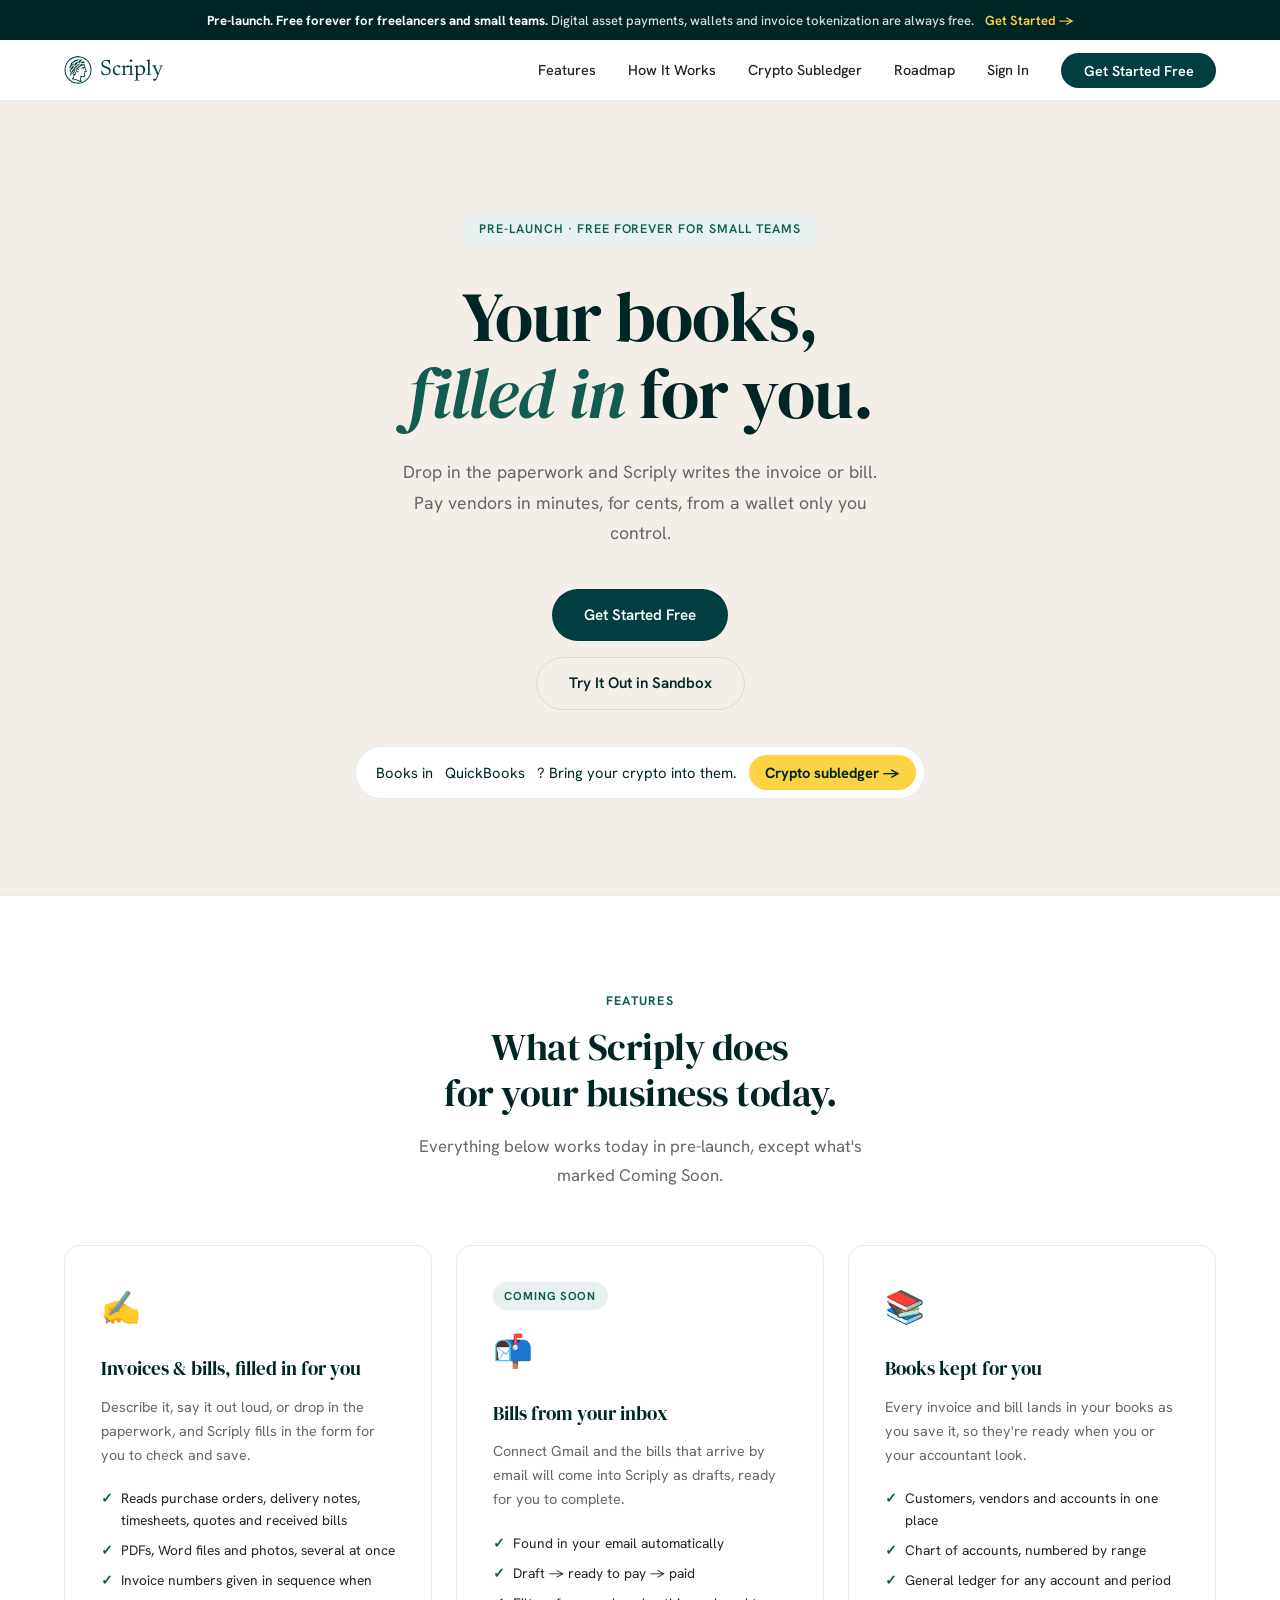
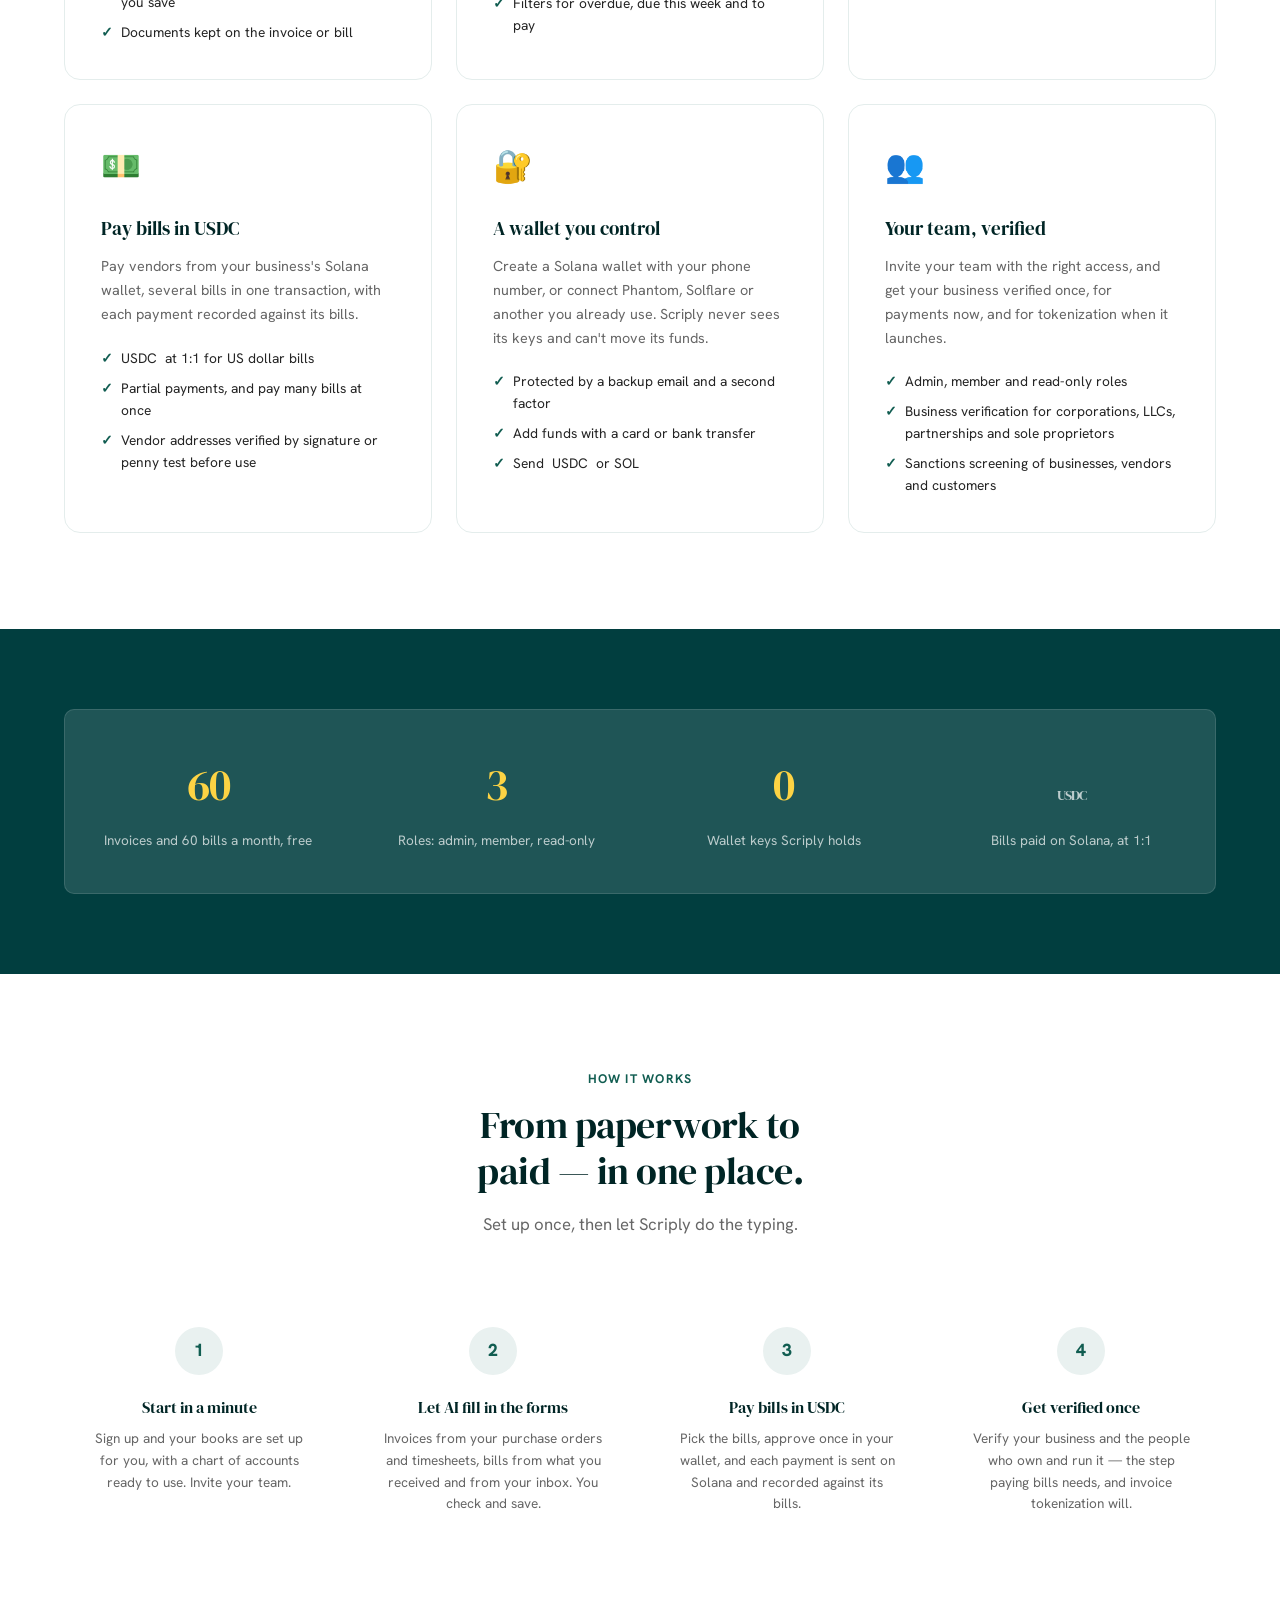
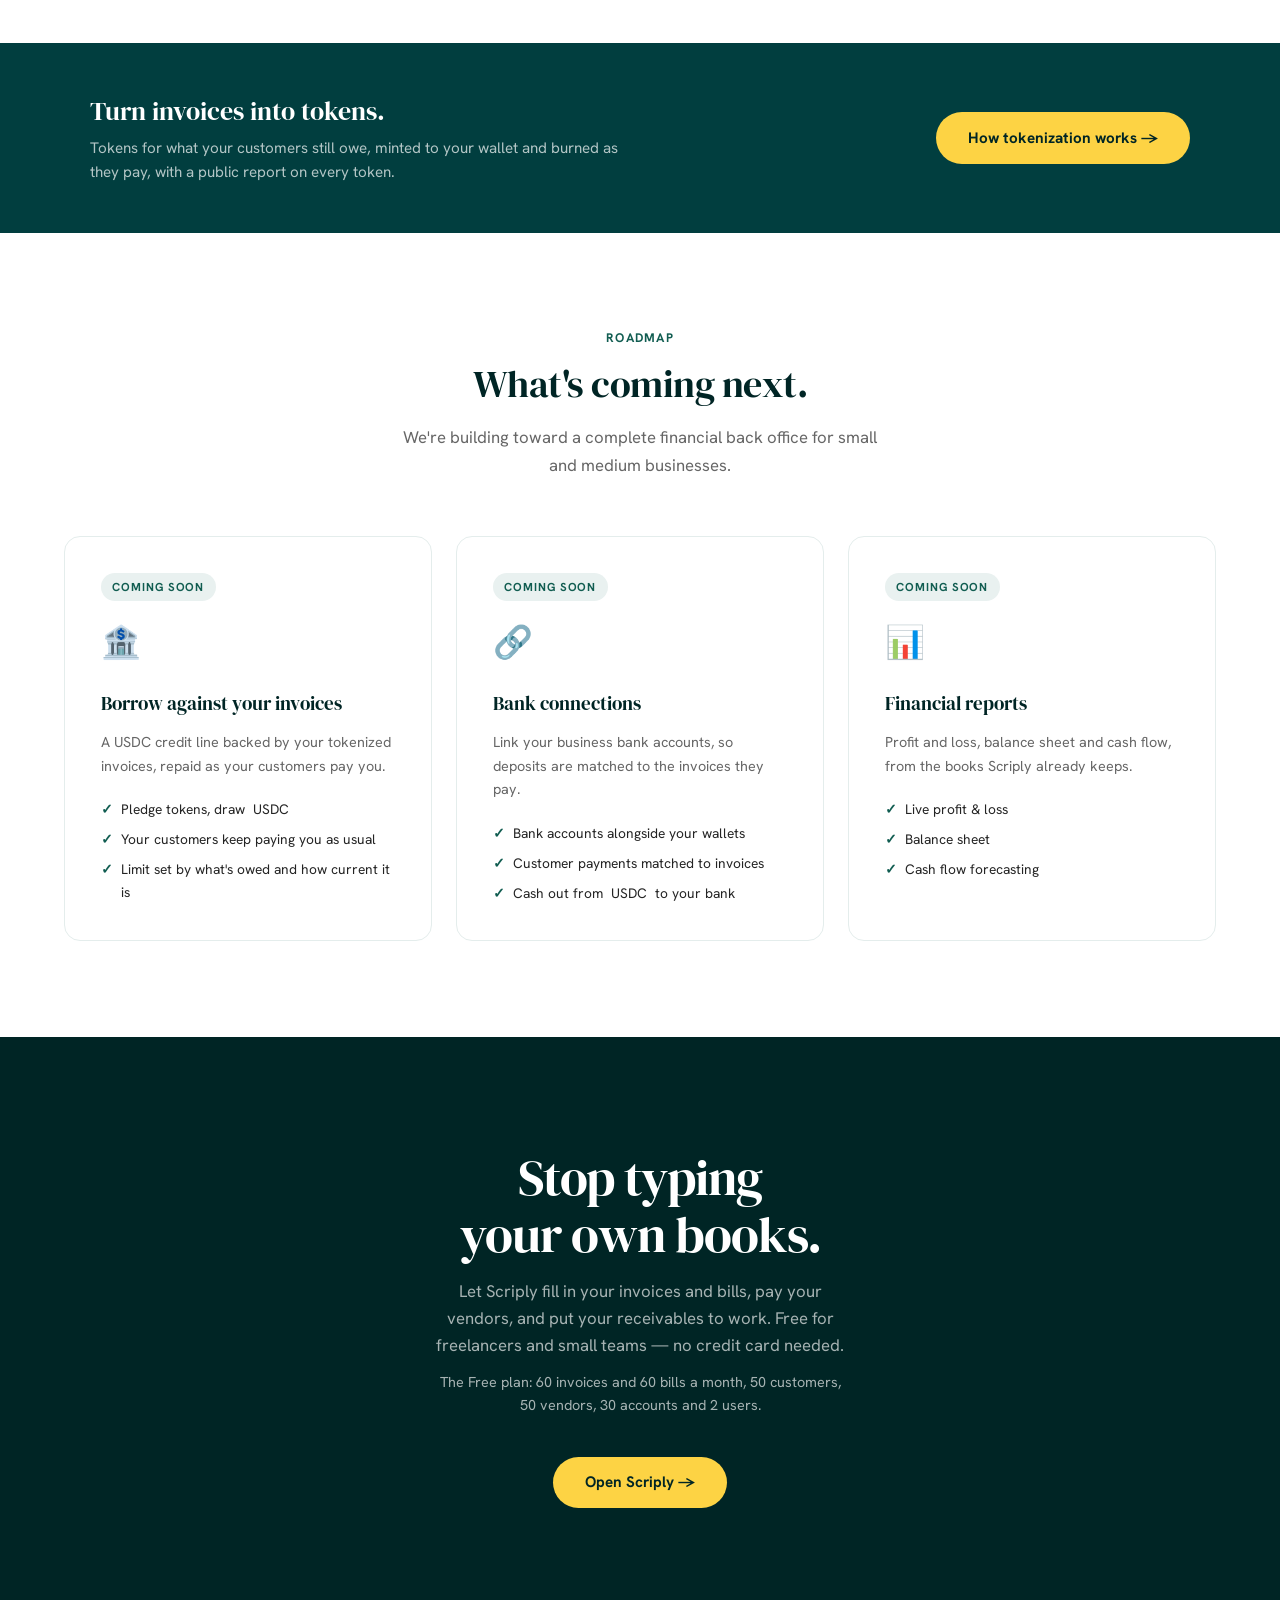
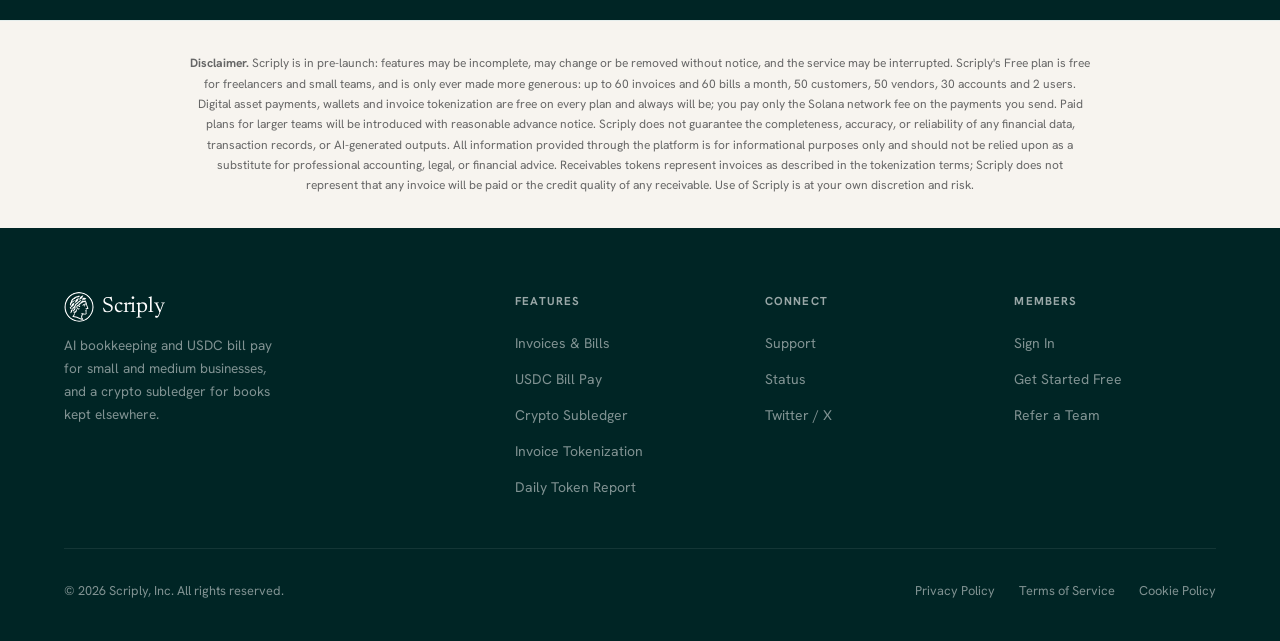
<file: index.html>
<!DOCTYPE html>
<html lang="en">
<head>
  <meta charset="UTF-8" />
  <meta name="viewport" content="width=device-width, initial-scale=1.0" />
  <title>Scriply — AI Accounting Meets Blockchain</title>
  <meta name="description" content="The back office for small and medium businesses: invoices and bills filled in from your paperwork, and vendors paid in USDC from a wallet only you control. Now in pre-launch, free for freelancers and small teams.">
  <meta name="theme-color" content="#013e3f">
  <meta property="og:type" content="website">
  <meta property="og:url" content="https://www.scriply.io/">
  <meta property="og:site_name" content="Scriply">
  <meta property="og:title" content="Scriply — The back office for small &amp; medium businesses">
  <meta property="og:description" content="Invoices and bills filled in from your paperwork, and vendors paid in USDC from a wallet only you control. Now in pre-launch, free for freelancers and small teams.">
  <meta name="twitter:card" content="summary">
  <link rel="preconnect" href="https://fonts.googleapis.com">
  <link rel="preconnect" href="https://fonts.gstatic.com" crossorigin>
  <link href="https://fonts.googleapis.com/css2?family=Hanken+Grotesk:wght@400;500;600;700;800;900&family=DM+Serif+Display:ital@0;1&family=Newsreader:opsz@6..72&display=swap" rel="stylesheet">
  <link rel="icon" href="favicon.svg" type="image/svg+xml">
  <link rel="apple-touch-icon" href="apple-touch-icon.png">
  <link rel="stylesheet" href="/styles.css">
</head>
<body>

  <!-- The Scriply coin, as scriply-ui's CoinMark (compact) draws it, in the text colour -->
  <svg width="0" height="0" style="position:absolute" aria-hidden="true">
    <symbol id="coin" viewBox="261 253 724 724">
      <clipPath id="coin-clip"><circle cx="623" cy="615" r="360"/></clipPath>
      <path fill="currentColor" fill-rule="evenodd" clip-path="url(#coin-clip)" d="M 596.5 153 C 363.8 168.7, 186.1 343.9, 168 575.3 C 166.7 591.9, 166.7 635, 168 650.5 C 176.8 755, 214.9 846, 281.5 922 C 394.5 1050.8, 567.4 1105, 734 1063.9 C 861.9 1032.2, 971.6 943.5, 1032 822.8 C 1084.2 718.7, 1095 593.5, 1061.9 478.9 C 1018.3 327.8, 900.2 210, 751.1 168.9 C 701.9 155.3, 646.5 149.7, 596.5 153 M 603.5 184.6 C 493.9 191.5, 401.3 231.6, 327.1 304.4 C 318.1 313.2, 306.8 325.2, 302 331 C 225.1 423.1, 190.2 546.7, 206 671 C 228.3 846.2, 354.1 989.9, 522.5 1032.3 C 584.9 1048, 650.4 1049.1, 712.5 1035.3 C 857.2 1003.2, 972.7 897.6, 1020.8 753.4 C 1056.8 645.7, 1051.8 532.5, 1006.5 428.5 C 948.5 295.4, 823.6 204.3, 675.5 187 C 658.1 184.9, 618.5 183.6, 603.5 184.6 M 621 204.1 C 613.3 206.3, 608.3 214.2, 609.2 222.7 C 611 238.3, 630.7 242.3, 639.8 228.9 C 642.9 224.4, 642.6 215, 639.2 210.3 C 635.5 205.1, 627.3 202.3, 621 204.1 M 558.2 209.2 C 551 211.6, 545.9 220.6, 547.4 228.3 C 550.4 244.7, 573.6 246.9, 579.5 231.5 C 584.7 217.9, 572 204.5, 558.2 209.2 M 678.4 209.8 C 665.6 217.8, 666.8 235.3, 680.4 240.5 C 698.8 247.5, 711.6 222.5, 695.7 210.6 C 691.7 207.7, 682.4 207.2, 678.4 209.8 M 736.9 223.2 C 730.2 226.6, 727.7 231, 728.2 238.7 C 728.8 249.2, 734.3 254.5, 744.5 254.5 C 751.6 254.5, 754.7 252.8, 758.7 247 C 761.8 242.3, 761.8 233.6, 758.7 228.8 C 756.1 224.9, 748.9 221, 744.5 221 C 742.8 221, 739.4 222, 736.9 223.2 M 497.5 223.5 C 490.7 227.1, 488 231.5, 488 238.5 C 488 251.5, 500.7 259.6, 511.9 253.8 C 523.8 247.6, 524.7 232.8, 513.7 224.6 C 510.1 221.9, 501.4 221.3, 497.5 223.5 M 443.6 245.4 C 427.6 251.1, 428.2 273.2, 444.5 278 C 455.7 281.2, 467.8 270, 465.4 258.6 C 463.3 248.5, 452.7 242.1, 443.6 245.4 M 790.9 246.2 C 785.8 249.7, 783.7 253.3, 783.2 259.2 C 781.4 280.9, 812.5 284.2, 816.4 262.9 C 817.6 256.7, 813.1 248.7, 806.8 245.4 C 802.5 243.2, 794.8 243.6, 790.9 246.2 M 607 255.6 C 477.9 262.8, 364.8 338, 310 453.1 C 259.1 560.1, 260.1 676.3, 312.8 777.5 C 340 829.7, 375.3 870.6, 423.3 905.7 C 506.2 966.3, 610.2 987.4, 707.7 963.4 C 771.1 947.8, 833.1 910.5, 877 861.6 C 940.4 790.9, 973 712.1, 975.6 623.5 C 978.2 538, 949.7 451.6, 896.9 385 C 886.6 371.9, 857.9 343.1, 844.3 332.2 C 809.4 304.1, 766.1 281.1, 726.5 269.6 C 687.1 258.2, 646.4 253.4, 607 255.6 M 841.9 276.2 C 831.1 283.5, 831.1 297.4, 842 304.8 C 847.1 308.3, 856.6 307.6, 861 303.4 C 872.7 292.3, 866.1 274, 850.5 274 C 846.7 274, 844.3 274.6, 841.9 276.2 M 389.4 276.9 C 378.3 281.9, 377 299.5, 387.3 305.8 C 403.9 316.1, 422.4 295.8, 409.7 281.3 C 404.1 274.9, 397 273.4, 389.4 276.9 M 609 285.1 C 510.8 289.5, 421 337.4, 365.3 415 C 334.4 458, 312 512.8, 304.5 563.5 C 300.1 593.5, 299.8 634.6, 303.9 661.5 C 331.3 842.8, 501.5 969.9, 678 940.8 C 782.8 923.6, 873.9 850.1, 920 745.5 C 960.3 654, 956.7 551.6, 910 458 C 894.9 427.7, 879.6 405.7, 858 383.6 C 790.2 314.1, 705.8 280.7, 609 285.1 M 888.9 314.2 C 880.5 318.5, 877.1 330.4, 882.2 338 C 889.5 348.8, 903.4 348.8, 910.8 337.9 C 912.7 335, 913.1 333.5, 912.8 328.4 C 911.9 315.3, 900.4 308.4, 888.9 314.2 M 345.5 314.5 C 327.7 320.7, 332.4 347, 351.2 347 C 370.8 347, 374.1 319.3, 355.2 314 C 350.6 312.7, 350.3 312.7, 345.5 314.5 M 715 335.6 C 666.3 348.5, 646.2 369.4, 631.4 422.3 C 627.1 437.6, 626.8 439.2, 628.2 440.7 C 629.7 442.1, 630.4 441.9, 636.1 438.2 C 639.6 436, 649 430.5, 657 425.9 C 674.4 416, 682.1 410.7, 691 402.3 C 704.3 389.7, 714.9 370.8, 723.1 345.2 C 726.4 334.5, 725 332.9, 715 335.6 M 612.5 346 C 602.5 347.4, 589.4 350.8, 583 353.7 C 579.4 355.3, 574.4 356.5, 568.9 357 C 547 359.2, 525.4 370.1, 508 387.8 C 499.2 396.8, 497.8 397.7, 488.8 401.6 C 453.4 416.6, 429.9 448.8, 427.3 486 L 426.6 495.2 421.2 502.3 C 414.4 511.3, 408.6 522.6, 405.7 532.7 C 400.2 552.3, 405.4 585.8, 414.3 586.8 C 418.5 587.3, 419.6 585.6, 420.9 576.9 C 424.8 550.5, 437.2 527.6, 456.7 510.6 C 465.8 502.8, 470.9 499.5, 488 490.5 C 506.7 480.7, 509.5 477.9, 517.2 460.4 C 523.2 446.7, 523.8 444.5, 521.6 443.6 C 518.5 442.5, 501.5 452.3, 490.8 461.6 C 485.2 466.4, 460.4 480.7, 459.3 479.7 C 459.1 479.4, 459.9 475.9, 461.3 472 C 469.3 449, 489.1 430.2, 514.6 421.4 C 522.6 418.7, 524.9 417.4, 526.9 414.8 C 531.3 408.7, 544.5 396.5, 550.2 393.1 C 564.9 384.4, 586.8 379, 607 379 C 611 379, 616 378.1, 619.7 376.9 C 625.4 375, 626.3 374.2, 630.6 368.1 C 633.2 364.5, 638.2 358.6, 641.8 355.1 C 647.5 349.6, 648.1 348.7, 646.8 347.4 C 644.9 345.5, 622.6 344.6, 612.5 346 M 927.5 360.2 C 916.2 366.6, 916.4 383.6, 927.9 389.6 C 933.4 392.5, 937.3 392.6, 943 389.7 C 954.5 383.9, 955.4 368.5, 944.7 360.6 C 940.6 357.5, 932.4 357.3, 927.5 360.2 M 304 361.2 C 291.8 367.7, 292 385.4, 304.4 391 C 309.8 393.5, 313.6 393.4, 319 390.7 C 325.2 387.5, 328 383.1, 328 376 C 328 362.8, 315.4 355.1, 304 361.2 M 732.5 393.5 C 725.9 394.9, 725.2 395.3, 720.5 400.7 C 711.6 410.9, 702.7 419, 692.8 425.5 C 687.4 429.1, 682.7 432.5, 682.3 433.1 C 681.3 434.9, 684.9 437, 689.2 437 C 691.3 437, 698.7 438.2, 705.7 439.6 C 723.4 443.3, 744.6 443.6, 756.5 440.1 C 767.6 436.9, 777.1 432, 787.5 424.1 C 798.6 415.7, 800.3 413.2, 797.4 409.2 C 794.5 405.4, 782 398.4, 772.5 395.3 C 762.2 392.1, 743.2 391.2, 732.5 393.5 M 603 401.5 C 583.9 408.4, 572.3 415.5, 560.4 427.4 C 544.3 443.6, 536.5 460.6, 530 494 C 528.9 499.7, 527.6 506, 527 507.8 C 525.8 511.9, 527.1 515, 529.9 515 C 531 515, 539 510.3, 547.7 504.6 C 588.9 477.6, 601.4 460.8, 613.4 415.2 C 618.5 396, 618.4 395.9, 603 401.5 M 958.9 411.3 C 943.7 419.3, 949.2 443, 966.4 443 C 985.1 443, 990.5 418.6, 973.5 410.8 C 968.1 408.4, 964.1 408.5, 958.9 411.3 M 271.9 413.2 C 267.1 416.5, 264.8 420.1, 264.2 425.2 C 262.5 440.2, 278.6 449.8, 290.9 441 C 299.9 434.6, 299.6 419.8, 290.2 413.5 C 285.2 410.1, 276.7 409.9, 271.9 413.2 M 660.4 446.3 C 655.5 448.7, 647 453.9, 641.5 457.9 C 636 461.8, 627.9 466.8, 623.5 468.9 C 616.1 472.5, 615 473.4, 609.5 481 C 598.6 496, 584 507.7, 558.4 522.4 C 548.8 528, 538.3 537.5, 532.6 546 C 530.6 549, 526.4 557.8, 523.4 565.5 C 513.6 590.6, 502.5 605, 481.7 619.3 C 467.4 629.3, 463.4 635.3, 460.9 650.7 C 460.3 654.4, 459.4 659.8, 458.8 662.6 L 457.9 667.7 448 672.9 C 442.6 675.8, 436.7 679.5, 434.9 681.3 C 428.5 687.5, 426 697.7, 426 717.5 C 425.9 730.7, 424.5 736.5, 418.5 748.5 C 413.5 758.4, 413.1 760.8, 415.8 763.3 C 423.3 770.1, 440.7 757.5, 450.3 738.5 C 455.8 727.3, 462 702.1, 462 690.5 C 462 688.5, 462.4 684.9, 463 682.5 C 464 678.6, 464.5 678.1, 467.8 677.5 C 476.5 675.9, 484.4 668.8, 487.9 659.5 C 492.4 647.3, 498.7 638.8, 508.1 632.4 C 513.4 628.6, 514.2 629.9, 513.6 641.5 C 512.6 661.6, 503 677.6, 485.7 687.6 C 472.7 695.2, 469.6 701.8, 475.6 709 L 478.3 712.2 485.6 711.5 C 510.4 709.3, 527.6 693.3, 535.1 665.4 C 536.9 658.6, 537.3 653.4, 538 629 C 538.6 605.3, 539.1 599.3, 540.7 593.5 C 547.4 569.6, 558.5 555.7, 582 541.9 C 597.8 532.6, 606.7 524.1, 612.7 512.3 L 616.9 504.2 626.6 499.5 C 648.3 489.1, 660 477.2, 670.1 455.2 C 674.5 445.8, 674.5 445.6, 672.4 443.5 C 670.3 441.4, 670.5 441.4, 660.4 446.3 M 770.3 459.4 C 752.1 468.8, 725.1 469.4, 705.7 460.7 C 699.6 458, 698.7 457.8, 695.9 459 C 691.5 460.8, 690 462.6, 689.9 466.3 C 689.9 474.2, 679.6 491.6, 669.7 500.5 C 663.2 506.3, 659.4 508.8, 647.6 514.6 C 636.8 520, 635.3 521.2, 634.4 525 C 633.4 529.5, 624.8 542, 619.4 546.8 C 612.1 553.2, 608 555.6, 597.3 559.4 C 580.8 565.3, 570.8 573.5, 564.4 586.1 C 550.3 613.9, 564.1 654, 592.7 668.2 C 600.6 672.1, 601.8 672.4, 611.1 672.8 C 623.3 673.3, 630 670.7, 633.8 664.1 C 636.8 658.7, 636.8 649.3, 633.9 645.6 C 630.8 641.7, 624.7 641.9, 619.6 646.1 C 607.9 655.8, 587.8 640.1, 583.7 618.1 C 581.1 604.1, 587.9 589.1, 599.6 582.8 C 608.7 577.9, 608.8 577.9, 608.2 585.2 C 607.8 590.8, 608.1 592.3, 611.2 599 C 615.3 607.6, 618.7 611.2, 624.8 613.4 C 632.7 616.2, 639.5 614.4, 645.6 607.8 C 649.9 603.3, 651 600.2, 651 591.4 C 651 584.7, 650.7 583.8, 648.6 582.4 C 645.5 580.4, 641.8 581.7, 636.8 586.6 C 634.6 588.7, 632.4 590, 631.3 589.8 C 629.5 589.4, 620.7 575.3, 621.2 573.6 C 621.4 573.1, 624.5 571.5, 628.1 570 C 646.3 562.2, 659.1 549.9, 664.9 534.7 C 665.4 533.1, 666.5 531.7, 667.2 531.6 C 667.9 531.4, 672.5 530.5, 677.4 529.5 C 693 526.6, 706.2 518.9, 715 507.8 L 719.1 502.6 730.8 502.4 C 744 502.1, 753.3 500, 765.3 494.6 L 772.7 491.2 779.3 509.8 C 783 520.1, 786 528.7, 786 529.1 C 786 529.4, 781.8 530.5, 776.7 531.5 C 753.1 536, 729.8 546.9, 707.1 564.1 C 700 569.4, 698.4 572, 700 575 C 702 578.7, 705 578.2, 726 570.6 C 752 561.1, 767.4 556.4, 777.3 555 C 791.6 553, 789.8 551.7, 796.4 569.7 C 814.8 620.3, 822 641.3, 821 641.9 C 820.4 642.3, 814 643.4, 806.7 644.3 C 799.4 645.3, 791.7 646.5, 789.7 647.1 C 780.5 649.5, 778.2 665.1, 786.3 670 C 790.2 672.4, 792.8 672.4, 799 670.2 C 801.7 669.3, 804.2 668.8, 804.5 669.2 C 804.9 669.6, 804.9 672.3, 804.5 675.4 L 803.8 680.9 787.7 688.9 C 778.9 693.3, 770.1 698.1, 768.3 699.5 C 761.5 704.7, 765.4 709.2, 775.5 707.9 C 778.8 707.5, 785.3 707.1, 790 707 C 796.1 706.9, 799.7 706.4, 802.7 705 C 809 702.1, 809.9 699.2, 809.2 684.3 C 808.9 677.7, 809 671.1, 809.3 669.6 C 810.1 666.5, 810.5 666.4, 827.7 664.5 C 841.8 663, 845 661.7, 847.5 656.9 C 850.6 650.8, 849.8 647.9, 829.9 598.6 L 810.9 551.5 811.9 544.8 C 813.4 535.4, 812.5 532.1, 801.2 503 C 795.7 488.9, 789.8 473.2, 787.9 468.1 C 786.1 463, 784 458.1, 783.2 457.3 C 781.1 455.2, 777.1 455.8, 770.3 459.4 M 984.5 464.7 C 983.4 464.9, 981 466.3, 979.2 467.6 C 970.2 474.4, 970.7 488.3, 980.3 495.4 C 984.3 498.3, 994.6 498.3, 998.6 495.4 C 1004.2 491.2, 1006.2 487.1, 1005.8 480.4 C 1005 468.8, 995.7 461.9, 984.5 464.7 M 250.5 467.4 C 235.9 473.8, 238.8 496.1, 254.6 499.4 C 262.4 501, 271.7 495.1, 273.9 487.3 C 277.6 473.3, 263.7 461.5, 250.5 467.4 M 499 510.5 C 462.5 529.7, 444 552, 434.9 587.6 C 430.8 603.6, 431 603.3, 416.2 612.2 C 402.1 620.6, 399.8 623, 399.2 629.9 C 398.7 635.8, 401.7 640.6, 408 643.7 C 412.4 645.9, 412.5 646.1, 412.5 650.9 C 412.5 654.7, 413.1 656.7, 415.5 660 C 421 667.8, 421.1 667.8, 433.3 660.3 C 439.3 656.6, 444.4 653.1, 444.6 652.3 C 445.8 649.4, 443.9 646.1, 439.8 643.8 C 426.1 636.1, 430.6 626.8, 455.7 610.2 C 483.3 592.1, 497.2 575.2, 506 549.2 C 509.5 539, 516.2 509.7, 515.8 506.7 C 515.2 502.9, 512 503.6, 499 510.5 M 999.9 521.9 C 986 526.3, 983.5 545.8, 996 552.8 C 1010.8 561.2, 1026.8 545.3, 1019 530 C 1015.7 523.6, 1006.6 519.7, 999.9 521.9 M 237.4 524 C 230.2 526.2, 225.3 534.4, 226.2 542.7 C 227.6 554.5, 240.7 560.8, 251.3 554.7 C 261.7 548.8, 261.5 530.9, 251 525.5 C 247.2 523.5, 241.1 522.8, 237.4 524 M 765.9 570.9 C 765 571.4, 756.2 574.1, 746.4 576.9 C 723.3 583.4, 721.6 585.3, 733.8 590.7 C 758.7 601.8, 767.2 603.8, 769.5 599 C 770.2 597.6, 771.4 591.3, 772.3 585 C 773.6 574.6, 773.6 573.3, 772.2 571.7 C 770.5 569.8, 768.3 569.5, 765.9 570.9 M 1004 581.1 C 995.4 584.5, 991 596.4, 995.3 604.7 C 1003.5 620.5, 1026.9 614.5, 1026.9 596.5 C 1026.9 585.3, 1014.4 576.9, 1004 581.1 M 229.4 583.9 C 223.4 586.5, 220.6 591, 220.1 598.4 C 219.5 609.1, 226.8 616.5, 237.2 615.7 C 247.4 615, 253.4 608.4, 252.8 598.4 C 252.2 588.8, 245.4 582, 236.5 582 C 234.8 582, 231.6 582.8, 229.4 583.9 M 1005.2 638.9 C 994 641.6, 988.8 655, 995.1 664.7 C 1004.6 679, 1027.4 670.6, 1025.6 653.6 C 1024.4 643.5, 1014.9 636.6, 1005.2 638.9 M 230 643.1 C 223.9 647.3, 221.7 651.5, 222.1 658.5 C 223.5 680.5, 255 679.8, 255 657.7 C 255 648.2, 248.9 641.9, 239.2 641.2 C 234.4 640.8, 232.9 641.2, 230 643.1 M 565.3 664.9 C 561.3 667.3, 558.7 671.7, 554.9 682.5 C 550 696.5, 544.3 706.7, 537.5 713.5 C 526.4 724.5, 512.3 729.5, 498.7 727.1 C 490.7 725.7, 487.7 726.8, 485.9 731.7 C 482.8 739.6, 489.8 746.7, 508.6 754.6 C 510.7 755.4, 510.7 755.5, 506.8 768.9 C 499.5 793.8, 487.4 815.4, 471.7 831.7 L 462.7 841 463.2 845.7 C 464.2 854.1, 465.9 854.8, 507.7 862.9 C 563.9 873.9, 575.7 877.5, 623 897.7 C 665.1 915.7, 679.7 919.8, 704.5 920.6 C 722.9 921.1, 724.9 920.6, 726.4 914.7 C 727.2 911.2, 727 910.7, 719 900.1 C 709.2 886.8, 701.8 874.7, 698.9 867.1 C 695.8 859.1, 696.7 853, 703.8 830.5 C 707 820, 710.7 807.9, 712 803.5 C 713.2 799.1, 714.3 795.3, 714.4 795.2 C 714.5 795.1, 724.2 795.9, 736 797 C 765 799.7, 780.1 799.6, 787.6 796.8 C 800.1 792.1, 808.3 779.9, 808.4 765.6 C 808.4 757.6, 808.3 757.1, 803 746.7 L 797.6 736 801.6 732.5 C 808.3 726.8, 809.8 719.2, 805.4 712.6 C 803.1 709, 800.5 709.2, 793.4 713.5 C 777.7 722.9, 775.4 730.6, 783.5 747.1 C 789.6 759.7, 789.4 765.7, 782.7 772.7 C 777.6 777.9, 775.2 778.3, 756.2 776.5 C 722.9 773.3, 705.3 769.5, 687.1 761.8 C 677.5 757.7, 674.9 757.7, 675 761.8 C 675 764.9, 681.1 774.1, 687 780 L 693 785.9 685.6 807.7 C 674.7 839.6, 674.6 840, 674.5 852 C 674.5 864.6, 676.3 871.1, 684.5 886.9 C 687.5 892.6, 690 897.5, 690 897.7 C 690 898.3, 684.7 897.1, 675.5 894.5 C 665.9 891.8, 651.4 885.9, 628.9 875.7 C 590.9 858.4, 565.5 850.4, 518 840.9 C 508.9 839.1, 501.3 837.5, 501.1 837.4 C 501 837.2, 503.3 832.5, 506.3 826.8 C 515.2 810, 522 786.8, 522 773 C 522 770.4, 522.2 765.6, 522.6 762.3 L 523.2 756.4 531.2 754.2 C 548.6 749.3, 561 737.6, 567 720.5 C 570.3 711.3, 571.7 702.4, 573 684.2 C 574.1 668, 574.1 666.7, 572.4 664.9 C 570.2 662.5, 569.2 662.5, 565.3 664.9 M 992 697.1 C 981.2 701.4, 978.2 715.5, 986.1 724.4 C 995.9 735.6, 1015 727.5, 1014.9 712.2 C 1014.9 701.2, 1002.3 692.9, 992 697.1 M 241.9 700.2 C 225.7 708.4, 233.1 733.4, 251.2 731.7 C 260.6 730.8, 266.3 723.9, 265.8 714.4 C 264.9 701.2, 253.4 694.4, 241.9 700.2 M 971.2 753.9 C 957.5 762.5, 962.5 783.4, 978.5 784.7 C 995.3 786.1, 1003.2 764.7, 989.7 754.6 C 985.6 751.5, 975.5 751.2, 971.2 753.9 M 264.4 753.9 C 254.2 756.4, 248.6 768.6, 253.4 777.9 C 259 788.6, 275 789.7, 281.9 780 C 290.6 767.8, 279 750.3, 264.4 753.9 M 946.2 806.1 C 937.7 810.3, 934.4 820.6, 938.9 828.7 C 947.5 843.9, 970 837.7, 970 820.1 C 970 808.1, 957.3 800.6, 946.2 806.1 M 288.5 806.4 C 282.4 809.1, 279.6 813.3, 279.1 820.4 C 278.8 825.7, 279.1 827.5, 280.9 830.3 C 288 841.8, 305.3 840.6, 310.6 828.2 C 316.4 814.6, 302 800.3, 288.5 806.4 M 321 853.1 C 314.3 856.6, 312.5 859.8, 312.5 867.8 C 312.5 873.1, 312.9 875.1, 314.7 877.6 C 321.6 887.3, 337.7 886.3, 343 875.9 C 350.3 861.5, 335.2 845.8, 321 853.1 M 911.3 853.4 C 905.8 856.8, 903.6 861.5, 904.2 869.1 C 904.8 878.7, 911.9 884.5, 921.7 883.7 C 928.2 883.2, 931.7 880.9, 934.8 874.9 C 942.6 859.9, 925.9 844.7, 911.3 853.4 M 360.2 893.9 C 349.9 898.6, 347.9 912.2, 356.3 920.6 C 371.4 935.7, 394 914.2, 380.2 897.9 C 375.2 891.9, 367.8 890.5, 360.2 893.9 M 872.8 894.2 C 862.1 901.3, 863.1 918.8, 874.6 923.6 C 889.8 929.9, 903.8 914.8, 896.2 900.2 C 892.2 892.4, 880.2 889.3, 872.8 894.2 M 831.4 928.5 C 817 933.5, 816.4 954.1, 830.4 959.5 C 841.8 963.9, 853.4 955.9, 853.2 943.8 C 853.1 932.6, 842 924.9, 831.4 928.5 M 405.9 930.2 C 391.3 937.6, 395.5 959.5, 411.9 961.7 C 425 963.4, 434.9 946.7, 427.4 935.7 C 422.4 928.3, 413.9 926.2, 405.9 930.2 M 460.6 957.1 C 452.5 958.9, 448 964.8, 448 973.5 C 448 991.6, 473 996.4, 479.5 979.5 C 484.4 966.7, 473.9 954.3, 460.6 957.1 M 780 957.7 C 770.2 963.1, 768.1 975.9, 775.8 984.1 C 786.1 995.2, 803.9 987.7, 803.9 972.3 C 804 960.2, 790.5 952, 780 957.7 M 728.5 978.4 C 717.4 983.3, 715.6 997.6, 724.9 1006.4 C 729.3 1010.6, 738.8 1011.3, 743.9 1007.8 C 749.8 1003.7, 751.5 1000.6, 751.5 993.5 C 751.5 988.2, 751 986.7, 748.6 983.5 C 743.9 977.4, 735.5 975.2, 728.5 978.4 M 511.4 979.3 C 495.7 986.4, 501 1011, 518.1 1011 C 527.9 1011, 534.2 1005.2, 534.7 995.7 C 535.2 988.8, 533.2 984.7, 527.7 980.6 C 524.3 978.1, 515.6 977.4, 511.4 979.3 M 676.6 990.4 C 669.5 992.9, 666 998.2, 666 1006 C 666 1021.4, 683.4 1028.1, 694.1 1016.9 C 700.4 1010.3, 700.2 1000.5, 693.7 994.2 C 688.3 989, 683.6 987.9, 676.6 990.4 M 568 991.1 C 556 995.9, 554.4 1013.2, 565.3 1020.7 C 569.9 1023.8, 578.3 1023.8, 583.1 1020.7 C 587 1018.1, 591 1010.9, 591 1006.4 C 591 995.6, 578.1 987, 568 991.1 M 624.3 993.9 C 614.1 996.3, 609 1008.2, 613.9 1017.9 C 621.5 1032.8, 643.1 1028, 644.7 1011.1 C 645.8 999.9, 635.5 991.2, 624.3 993.9"/>
    </symbol>
  </svg>

  <a href="#main" class="skip-link">Skip to content</a>

  <!-- LAUNCH BANNER -->
  <div class="launch-banner">
    <strong>Pre-launch.</strong> <strong>Free forever for freelancers and small teams.</strong> Digital asset payments, wallets and invoice tokenization are always free.
    <a href="https://app.scriply.io">Get Started →</a>
  </div>

  <!-- NAV -->
  <nav aria-label="Main">
    <a href="#" class="brand-lockup nav-logo" translate="no"><svg width="28" height="28" aria-hidden="true"><use href="#coin"/></svg><span translate="no">Scriply</span></a>
    <button type="button" class="nav-toggle" aria-expanded="false" aria-controls="nav-links" aria-label="Menu">
      <svg width="20" height="20" viewBox="0 0 20 20" aria-hidden="true"><path d="M3 5h14M3 10h14M3 15h14" stroke="currentColor" stroke-width="2" stroke-linecap="round"/></svg>
    </button>
    <ul id="nav-links">
      <li><a href="#solutions">Features</a></li>
      <li><a href="#how">How It Works</a></li>
      <li><a href="/crypto-subledger">Crypto Subledger</a></li>
      <li><a href="#roadmap">Roadmap</a></li>
      <li><a href="https://app.scriply.io">Sign In</a></li>
      <li><a href="https://app.scriply.io" class="nav-cta">Get Started Free</a></li>
    </ul>
  </nav>

  <main id="main">
  <!-- HERO -->
  <section class="hero">
    <div class="hero-eyebrow">Pre-Launch · Free Forever for Small Teams</div>
    <h1>Your books,<br /><em>filled in</em> for you.</h1>
    <p>Drop in the paperwork and <span translate="no">Scriply</span> writes the invoice or bill. Pay vendors in minutes, for cents, from a wallet only you control.</p>
    <div class="hero-actions">
      <a href="https://app.scriply.io" class="btn-primary">Get Started Free</a>
      <div class="hero-actions-secondary">
        <a href="https://app.scriply.io/try" class="btn-secondary">Try It Out in Sandbox</a>
      </div>
    </div>
    <div class="hero-fork">Books in <span translate="no">QuickBooks</span>? Bring your crypto into them.<a href="/crypto-subledger">Crypto subledger →</a></div>
  </section>

  <!-- SOLUTIONS -->
  <section class="solutions" id="solutions">
    <div class="section-header">
      <span class="section-eyebrow">Features</span>
      <h2 class="section-title">What <span translate="no">Scriply</span> does<br />for your business today.</h2>
      <p class="section-sub">Everything below works today in pre-launch, except what's marked Coming Soon.</p>
    </div>
    <div class="solutions-grid">
      <div class="solution-card">
        <span class="solution-icon" aria-hidden="true">✍️</span>
        <h3>Invoices &amp; bills, filled in for you</h3>
        <p>Describe it, say it out loud, or drop in the paperwork, and <span translate="no">Scriply</span> fills in the form for you to check and save.</p>
        <ul class="solution-features">
          <li><span class="check-icon" aria-hidden="true">✓</span> Reads purchase orders, delivery notes, timesheets, quotes and received bills</li>
          <li><span class="check-icon" aria-hidden="true">✓</span> PDFs, Word files and photos, several at once</li>
          <li><span class="check-icon" aria-hidden="true">✓</span> Invoice numbers given in sequence when you save</li>
          <li><span class="check-icon" aria-hidden="true">✓</span> Documents kept on the invoice or bill</li>
        </ul>
      </div>
      <div class="solution-card">
        <span class="coming-soon-badge">Coming Soon</span>
        <span class="solution-icon" aria-hidden="true">📬</span>
        <h3>Bills from your inbox</h3>
        <p>Connect Gmail and the bills that arrive by email will come into <span translate="no">Scriply</span> as drafts, ready for you to complete.</p>
        <ul class="solution-features">
          <li><span class="check-icon" aria-hidden="true">✓</span> Found in your email automatically</li>
          <li><span class="check-icon" aria-hidden="true">✓</span> Draft → ready to pay → paid</li>
          <li><span class="check-icon" aria-hidden="true">✓</span> Filters for overdue, due this week and to pay</li>
        </ul>
      </div>
      <div class="solution-card">
        <span class="solution-icon" aria-hidden="true">📚</span>
        <h3>Books kept for you</h3>
        <p>Every invoice and bill lands in your books as you save it, so they're ready when you or your accountant look.</p>
        <ul class="solution-features">
          <li><span class="check-icon" aria-hidden="true">✓</span> Customers, vendors and accounts in one place</li>
          <li><span class="check-icon" aria-hidden="true">✓</span> Chart of accounts, numbered by range</li>
          <li><span class="check-icon" aria-hidden="true">✓</span> General ledger for any account and period</li>
        </ul>
      </div>
    </div>
    <div class="solutions-grid">
      <div class="solution-card">
        <span class="solution-icon" aria-hidden="true">💵</span>
        <h3>Pay bills in <span translate="no">USDC</span></h3>
        <p>Pay vendors from your business's <span translate="no">Solana</span> wallet, several bills in one transaction, with each payment recorded against its bills.</p>
        <ul class="solution-features">
          <li><span class="check-icon" aria-hidden="true">✓</span> <span translate="no">USDC</span> at 1:1 for US dollar bills</li>
          <li><span class="check-icon" aria-hidden="true">✓</span> Partial payments, and pay many bills at once</li>
          <li><span class="check-icon" aria-hidden="true">✓</span> Vendor addresses verified by signature or penny test before use</li>
        </ul>
      </div>
      <div class="solution-card">
        <span class="solution-icon" aria-hidden="true">🔐</span>
        <h3>A wallet you control</h3>
        <p>Create a <span translate="no">Solana</span> wallet with your phone number, or connect Phantom, Solflare or another you already use. <span translate="no">Scriply</span> never sees its keys and can't move its funds.</p>
        <ul class="solution-features">
          <li><span class="check-icon" aria-hidden="true">✓</span> Protected by a backup email and a second factor</li>
          <li><span class="check-icon" aria-hidden="true">✓</span> Add funds with a card or bank transfer</li>
          <li><span class="check-icon" aria-hidden="true">✓</span> Send <span translate="no">USDC</span> or SOL</li>
        </ul>
      </div>
      <div class="solution-card">
        <span class="solution-icon" aria-hidden="true">👥</span>
        <h3>Your team, verified</h3>
        <p>Invite your team with the right access, and get your business verified once, for payments now, and for tokenization when it launches.</p>
        <ul class="solution-features">
          <li><span class="check-icon" aria-hidden="true">✓</span> Admin, member and read-only roles</li>
          <li><span class="check-icon" aria-hidden="true">✓</span> Business verification for corporations, LLCs, partnerships and sole proprietors</li>
          <li><span class="check-icon" aria-hidden="true">✓</span> Sanctions screening of businesses, vendors and customers</li>
        </ul>
      </div>
    </div>
  </section>

  <!-- STATS -->
  <div class="stats">
    <div class="stats-grid">
      <div class="stat-item"><strong>60</strong><span>Invoices and 60 bills a month, free</span></div>
      <div class="stat-item"><strong>3</strong><span>Roles: admin, member, read-only</span></div>
      <div class="stat-item"><strong>0</strong><span>Wallet keys <span translate="no">Scriply</span> holds</span></div>
      <div class="stat-item"><strong><span translate="no">USDC</span></strong><span>Bills paid on <span translate="no">Solana</span>, at 1:1</span></div>
    </div>
  </div>

  <!-- HOW IT WORKS -->
  <section class="how-it-works" id="how">
    <div class="section-header">
      <span class="section-eyebrow">How It Works</span>
      <h2 class="section-title">From paperwork to<br />paid — in one place.</h2>
      <p class="section-sub">Set up once, then let <span translate="no">Scriply</span> do the typing.</p>
    </div>
    <div class="flow-steps">
      <div class="flow-step">
        <div class="step-number">1</div>
        <h3>Start in a minute</h3>
        <p>Sign up and your books are set up for you, with a chart of accounts ready to use. Invite your team.</p>
      </div>
      <div class="flow-step">
        <div class="step-number">2</div>
        <h3>Let AI fill in the forms</h3>
        <p>Invoices from your purchase orders and timesheets, bills from what you received and from your inbox. You check and save.</p>
      </div>
      <div class="flow-step">
        <div class="step-number">3</div>
        <h3>Pay bills in <span translate="no">USDC</span></h3>
        <p>Pick the bills, approve once in your wallet, and each payment is sent on <span translate="no">Solana</span> and recorded against its bills.</p>
      </div>
      <div class="flow-step">
        <div class="step-number">4</div>
        <h3>Get verified once</h3>
        <p>Verify your business and the people who own and run it — the step paying bills needs, and invoice tokenization will.</p>
      </div>
    </div>
  </section>

  <!-- TOKENIZATION, IN SHORT -->
  <section class="token-band" aria-labelledby="token-band-title">
    <div class="token-band-inner">
      <div>
        <h2 id="token-band-title">Turn invoices into tokens.</h2>
        <p>Tokens for what your customers still owe, minted to your wallet and burned as they pay, with a public report on every token.</p>
      </div>
      <a href="/crypto-subledger#tokenization" class="btn-white">How tokenization works →</a>
    </div>
  </section>

  <!-- ROADMAP -->
  <section class="solutions" id="roadmap">
    <div class="section-header">
      <span class="section-eyebrow">Roadmap</span>
      <h2 class="section-title">What's coming next.</h2>
      <p class="section-sub">We're building toward a complete financial back office for small and medium businesses.</p>
    </div>
    <div class="solutions-grid roadmap-grid">
      <div class="solution-card">
        <span class="coming-soon-badge">Coming Soon</span>
        <span class="solution-icon" aria-hidden="true">🏦</span>
        <h3>Borrow against your invoices</h3>
        <p>A <span translate="no">USDC</span> credit line backed by your tokenized invoices, repaid as your customers pay you.</p>
        <ul class="solution-features">
          <li><span class="check-icon" aria-hidden="true">✓</span> Pledge tokens, draw <span translate="no">USDC</span></li>
          <li><span class="check-icon" aria-hidden="true">✓</span> Your customers keep paying you as usual</li>
          <li><span class="check-icon" aria-hidden="true">✓</span> Limit set by what's owed and how current it is</li>
        </ul>
      </div>
      <div class="solution-card">
        <span class="coming-soon-badge">Coming Soon</span>
        <span class="solution-icon" aria-hidden="true">🔗</span>
        <h3>Bank connections</h3>
        <p>Link your business bank accounts, so deposits are matched to the invoices they pay.</p>
        <ul class="solution-features">
          <li><span class="check-icon" aria-hidden="true">✓</span> Bank accounts alongside your wallets</li>
          <li><span class="check-icon" aria-hidden="true">✓</span> Customer payments matched to invoices</li>
          <li><span class="check-icon" aria-hidden="true">✓</span> Cash out from <span translate="no">USDC</span> to your bank</li>
        </ul>
      </div>
      <div class="solution-card">
        <span class="coming-soon-badge">Coming Soon</span>
        <span class="solution-icon" aria-hidden="true">📊</span>
        <h3>Financial reports</h3>
        <p>Profit and loss, balance sheet and cash flow, from the books <span translate="no">Scriply</span> already keeps.</p>
        <ul class="solution-features">
          <li><span class="check-icon" aria-hidden="true">✓</span> Live profit &amp; loss</li>
          <li><span class="check-icon" aria-hidden="true">✓</span> Balance sheet</li>
          <li><span class="check-icon" aria-hidden="true">✓</span> Cash flow forecasting</li>
        </ul>
      </div>
    </div>
  </section>

  <!-- CTA -->
  <section class="cta-section">
    <h2>Stop typing<br />your own books.</h2>
    <p>Let <span translate="no">Scriply</span> fill in your invoices and bills, pay your vendors, and put your receivables to work. Free for freelancers and small teams — no credit card needed.</p>
    <p class="cta-plan">The Free plan: 60 invoices and 60 bills a month, 50 customers, 50 vendors, 30 accounts and 2 users.</p>
    <div class="cta-actions">
      <a href="https://app.scriply.io" class="btn-white">Open <span translate="no">Scriply</span> →</a>
    </div>
  </section>
  </main>

  <!-- DISCLAIMER -->
  <div class="disclaimer">
    <p>
      <strong>Disclaimer.</strong> <span translate="no">Scriply</span> is in pre-launch: features may be incomplete, may change or be removed without notice, and the service may be interrupted. <span translate="no">Scriply</span>'s Free plan is free for freelancers and small teams, and is only ever made more generous: up to 60 invoices and 60 bills a month, 50 customers, 50 vendors, 30 accounts and 2 users. Digital asset payments, wallets and invoice tokenization are free on every plan and always will be; you pay only the <span translate="no">Solana</span> network fee on the payments you send. Paid plans for larger teams will be introduced with reasonable advance notice. <span translate="no">Scriply</span> does not guarantee the completeness, accuracy, or reliability of any financial data, transaction records, or AI-generated outputs. All information provided through the platform is for informational purposes only and should not be relied upon as a substitute for professional accounting, legal, or financial advice. Receivables tokens represent invoices as described in the tokenization terms; <span translate="no">Scriply</span> does not represent that any invoice will be paid or the credit quality of any receivable. Use of <span translate="no">Scriply</span> is at your own discretion and risk.
    </p>
  </div>

  <!-- FOOTER -->
  <footer>
    <div class="footer-grid">
      <div class="footer-brand">
        <span class="brand-lockup footer-logo" translate="no"><svg width="30" height="30" aria-hidden="true"><use href="#coin"/></svg><span translate="no">Scriply</span></span>
        <p>AI bookkeeping and <span translate="no">USDC</span> bill pay for small and medium businesses, and a crypto subledger for books kept elsewhere.</p>
      </div>
      <div class="footer-col">
        <h2>Features</h2>
        <ul>
          <li><a href="/#solutions">Invoices &amp; Bills</a></li>
          <li><a href="/#solutions"><span translate="no">USDC</span> Bill Pay</a></li>
          <li><a href="/crypto-subledger">Crypto Subledger</a></li>
          <li><a href="/crypto-subledger#tokenization">Invoice Tokenization</a></li>
          <li><a href="/crypto-subledger#report">Daily Token Report</a></li>
        </ul>
      </div>
      <div class="footer-col">
        <h2>Connect</h2>
        <ul>
          <li><a href="#">Support</a></li>
          <li><a href="#">Status</a></li>
          <li><a href="#">Twitter / X</a></li>
        </ul>
      </div>
      <div class="footer-col">
        <h2>Members</h2>
        <ul>
          <li><a href="https://app.scriply.io">Sign In</a></li>
          <li><a href="https://app.scriply.io">Get Started Free</a></li>
          <li><a href="#">Refer a Team</a></li>
        </ul>
      </div>
    </div>
    <div class="footer-bottom">
      <p>© 2026 <span translate="no">Scriply</span>, Inc. All rights reserved.</p>
      <div class="footer-legal">
        <a href="https://app.scriply.io/terms/privacy-policy">Privacy Policy</a>
        <a href="https://app.scriply.io/terms/terms-of-service">Terms of Service</a>
        <a href="#">Cookie Policy</a>
      </div>
    </div>
  </footer>

  <script>
    // Tokenization and the daily report moved to their own page; links made
    // before the move still land on them.
    (function () {
      if (location.hash === '#tokenization' || location.hash === '#report') {
        location.replace('/crypto-subledger' + location.hash);
      }
    })();

    // The phone menu: opens and closes the links, and closes once one is chosen.
    (function () {
      var nav = document.querySelector('nav');
      var toggle = nav.querySelector('.nav-toggle');
      function setOpen(isOpen) {
        nav.classList.toggle('is-open', isOpen);
        toggle.setAttribute('aria-expanded', String(isOpen));
      }
      toggle.addEventListener('click', function () { setOpen(!nav.classList.contains('is-open')); });
      nav.querySelectorAll('ul a').forEach(function (a) { a.addEventListener('click', function () { setOpen(false); }); });
      document.addEventListener('keydown', function (e) { if (e.key === 'Escape' && nav.classList.contains('is-open')) { setOpen(false); toggle.focus(); } });
    })();
  </script>
</body>
</html>
</file>
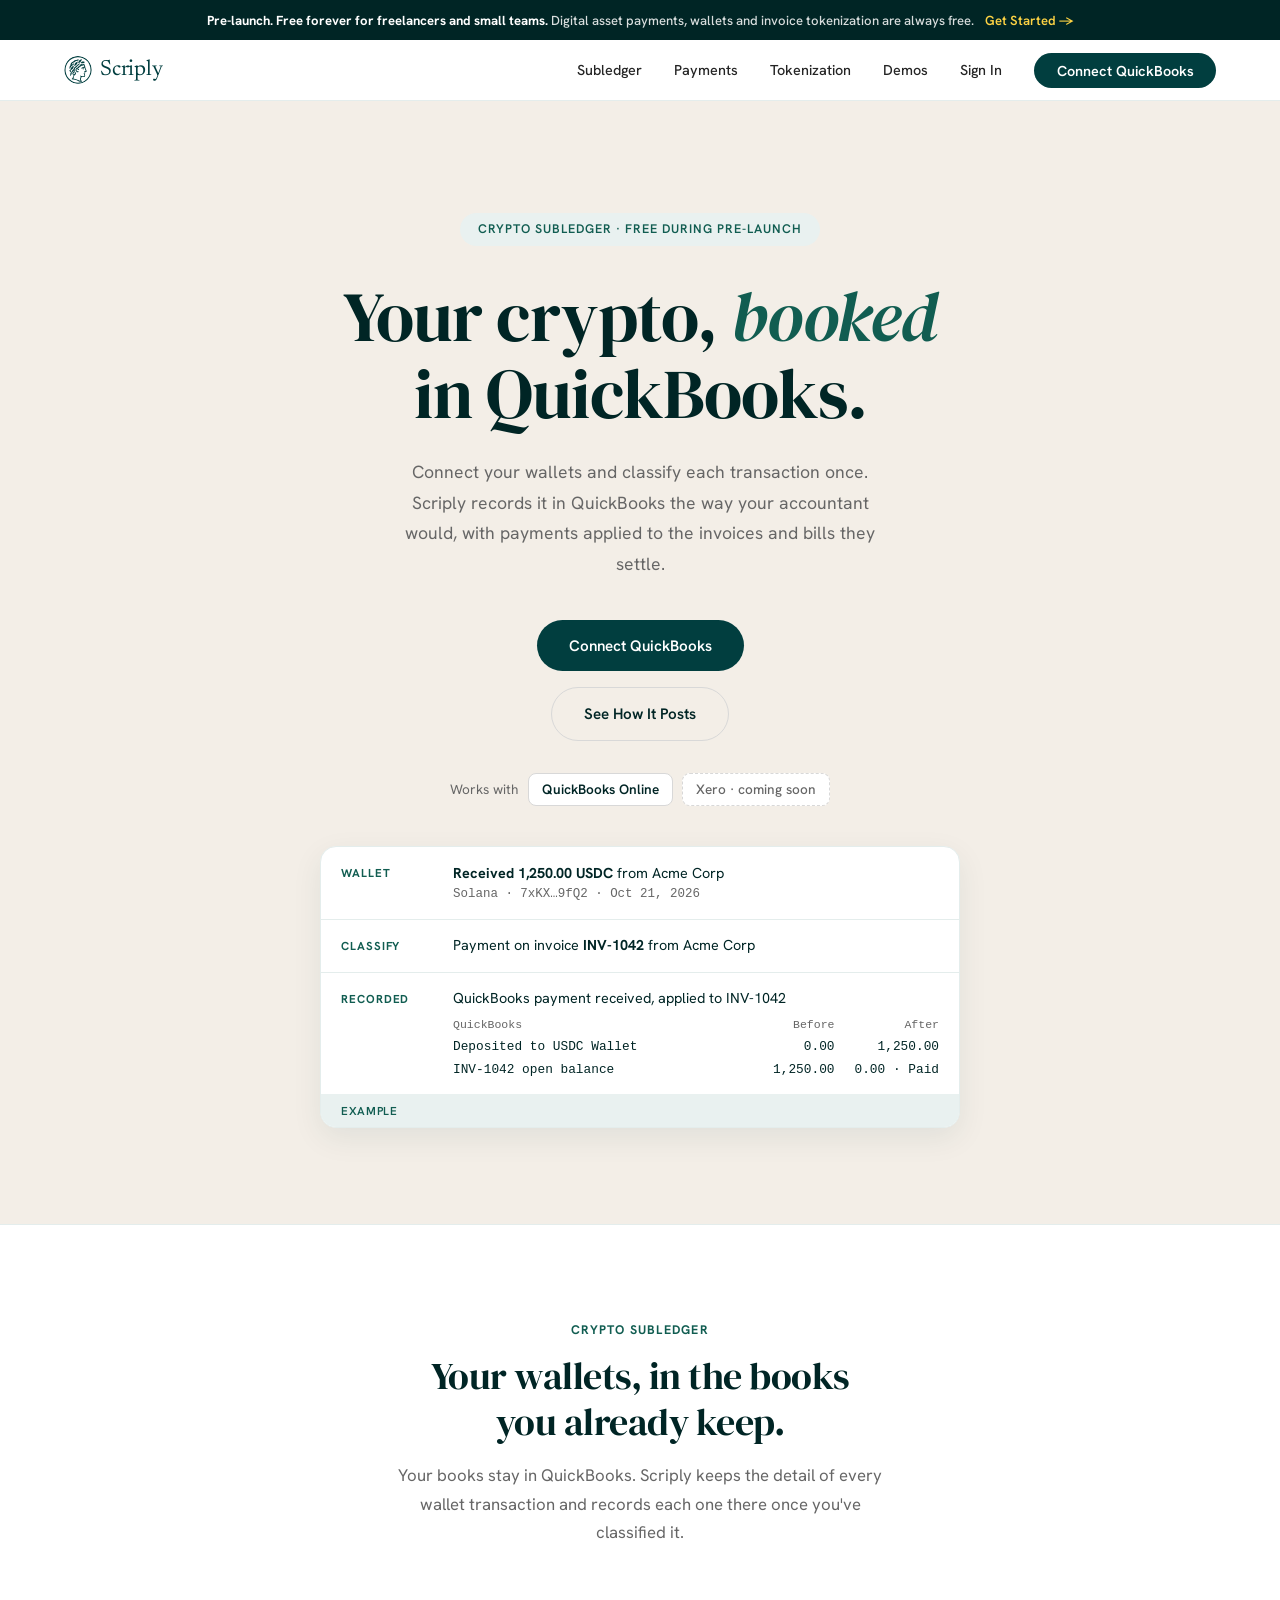
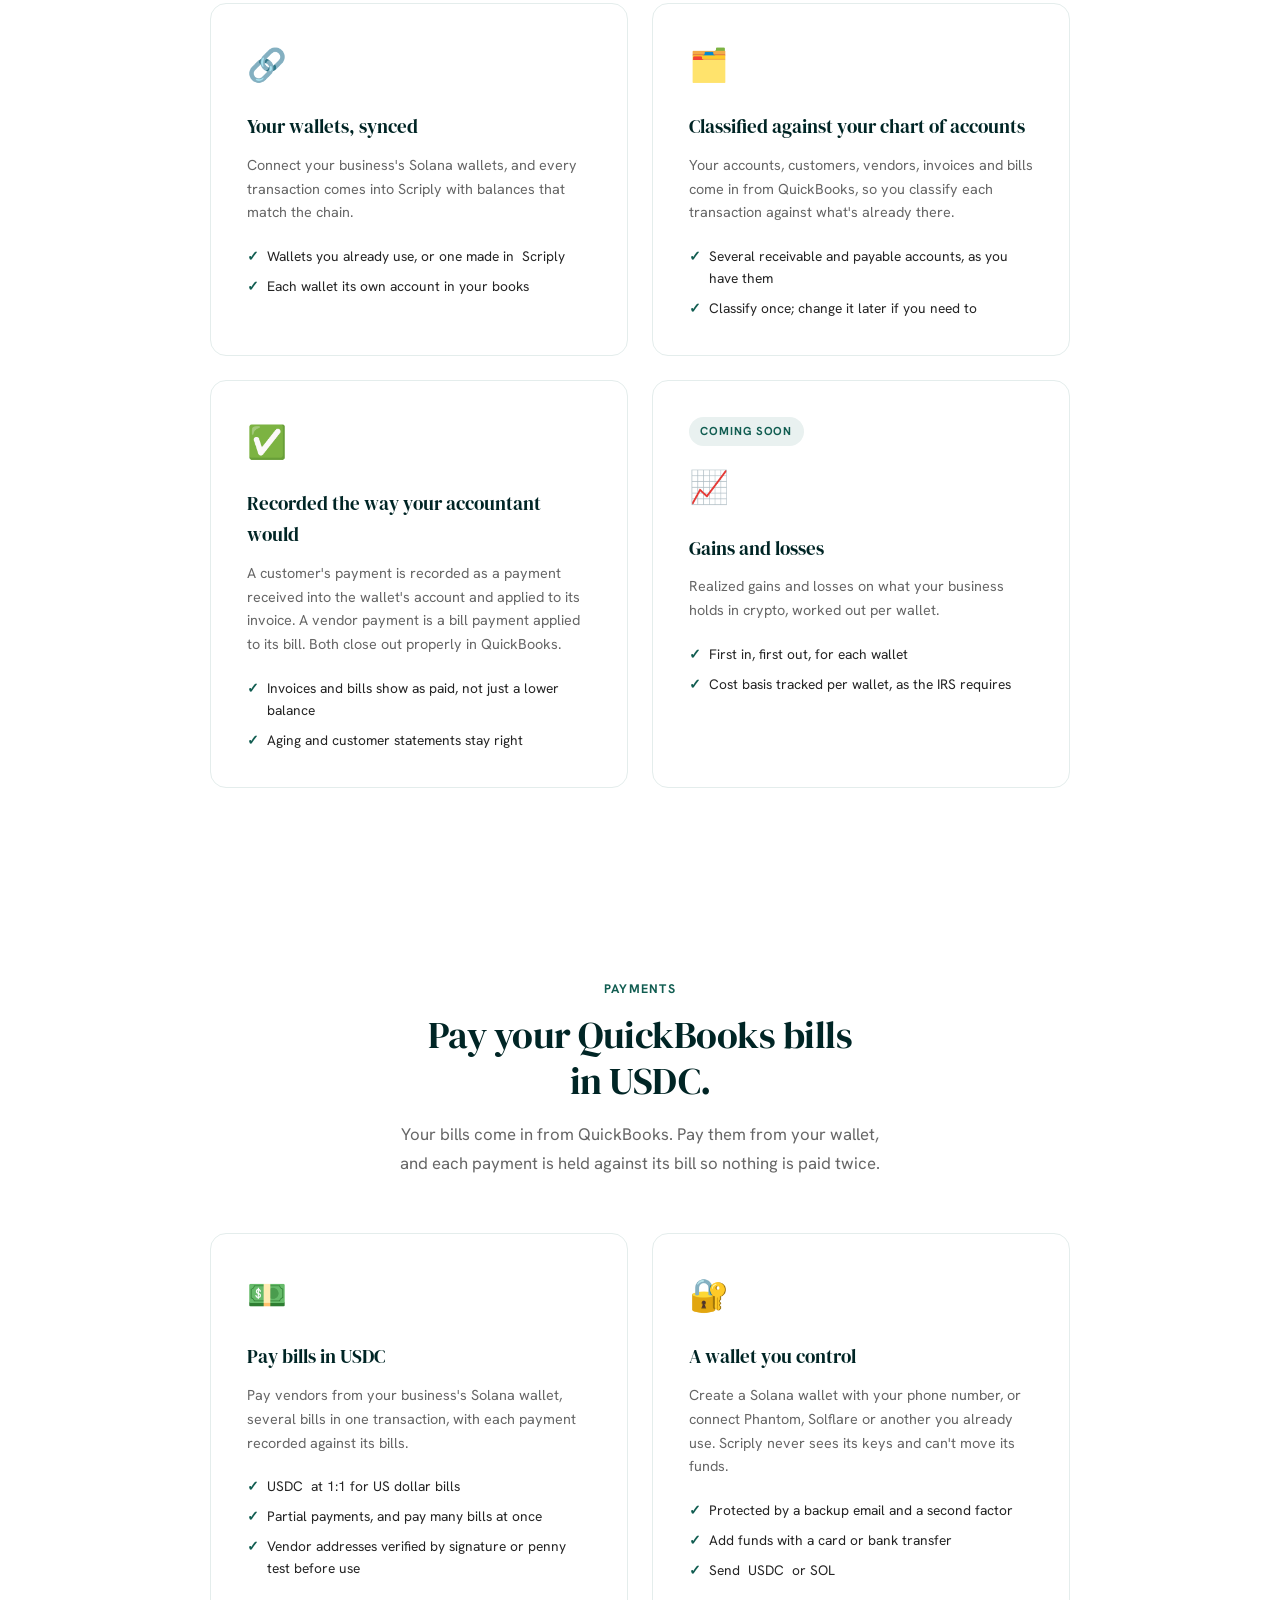
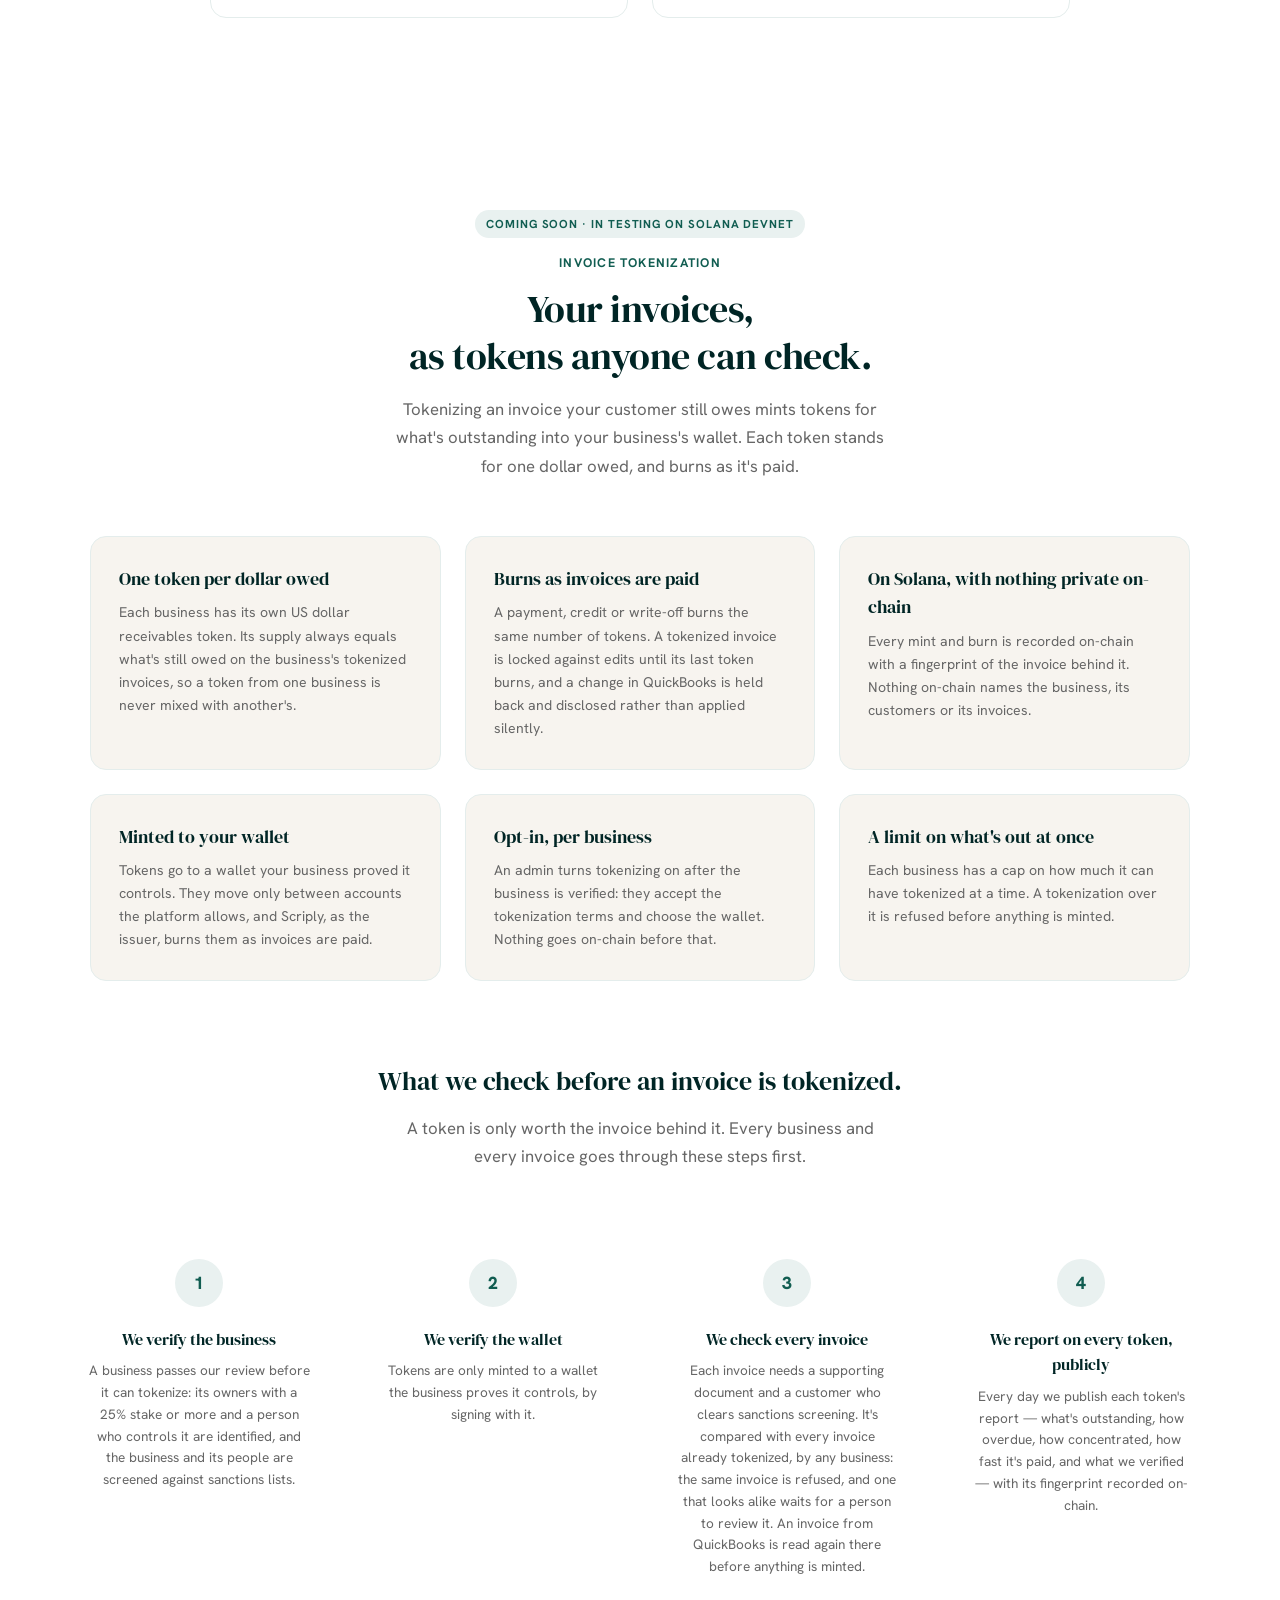
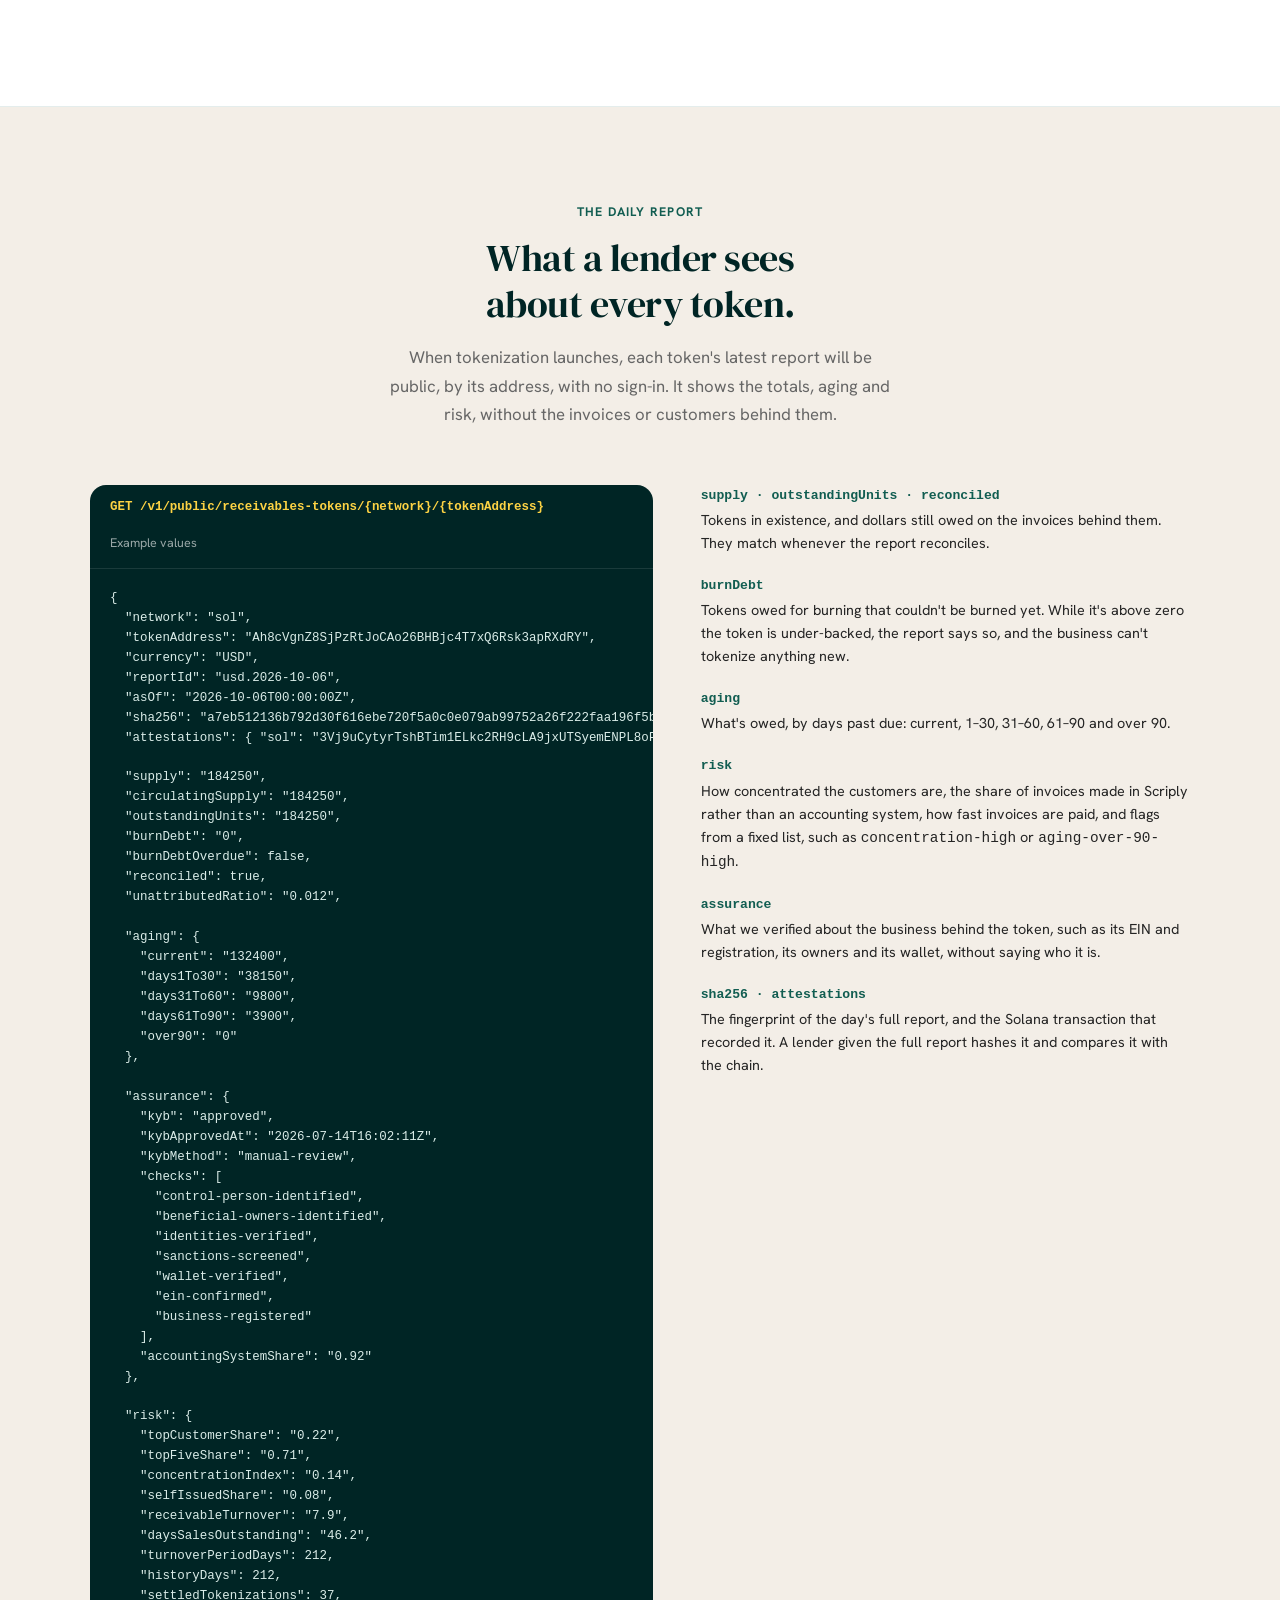
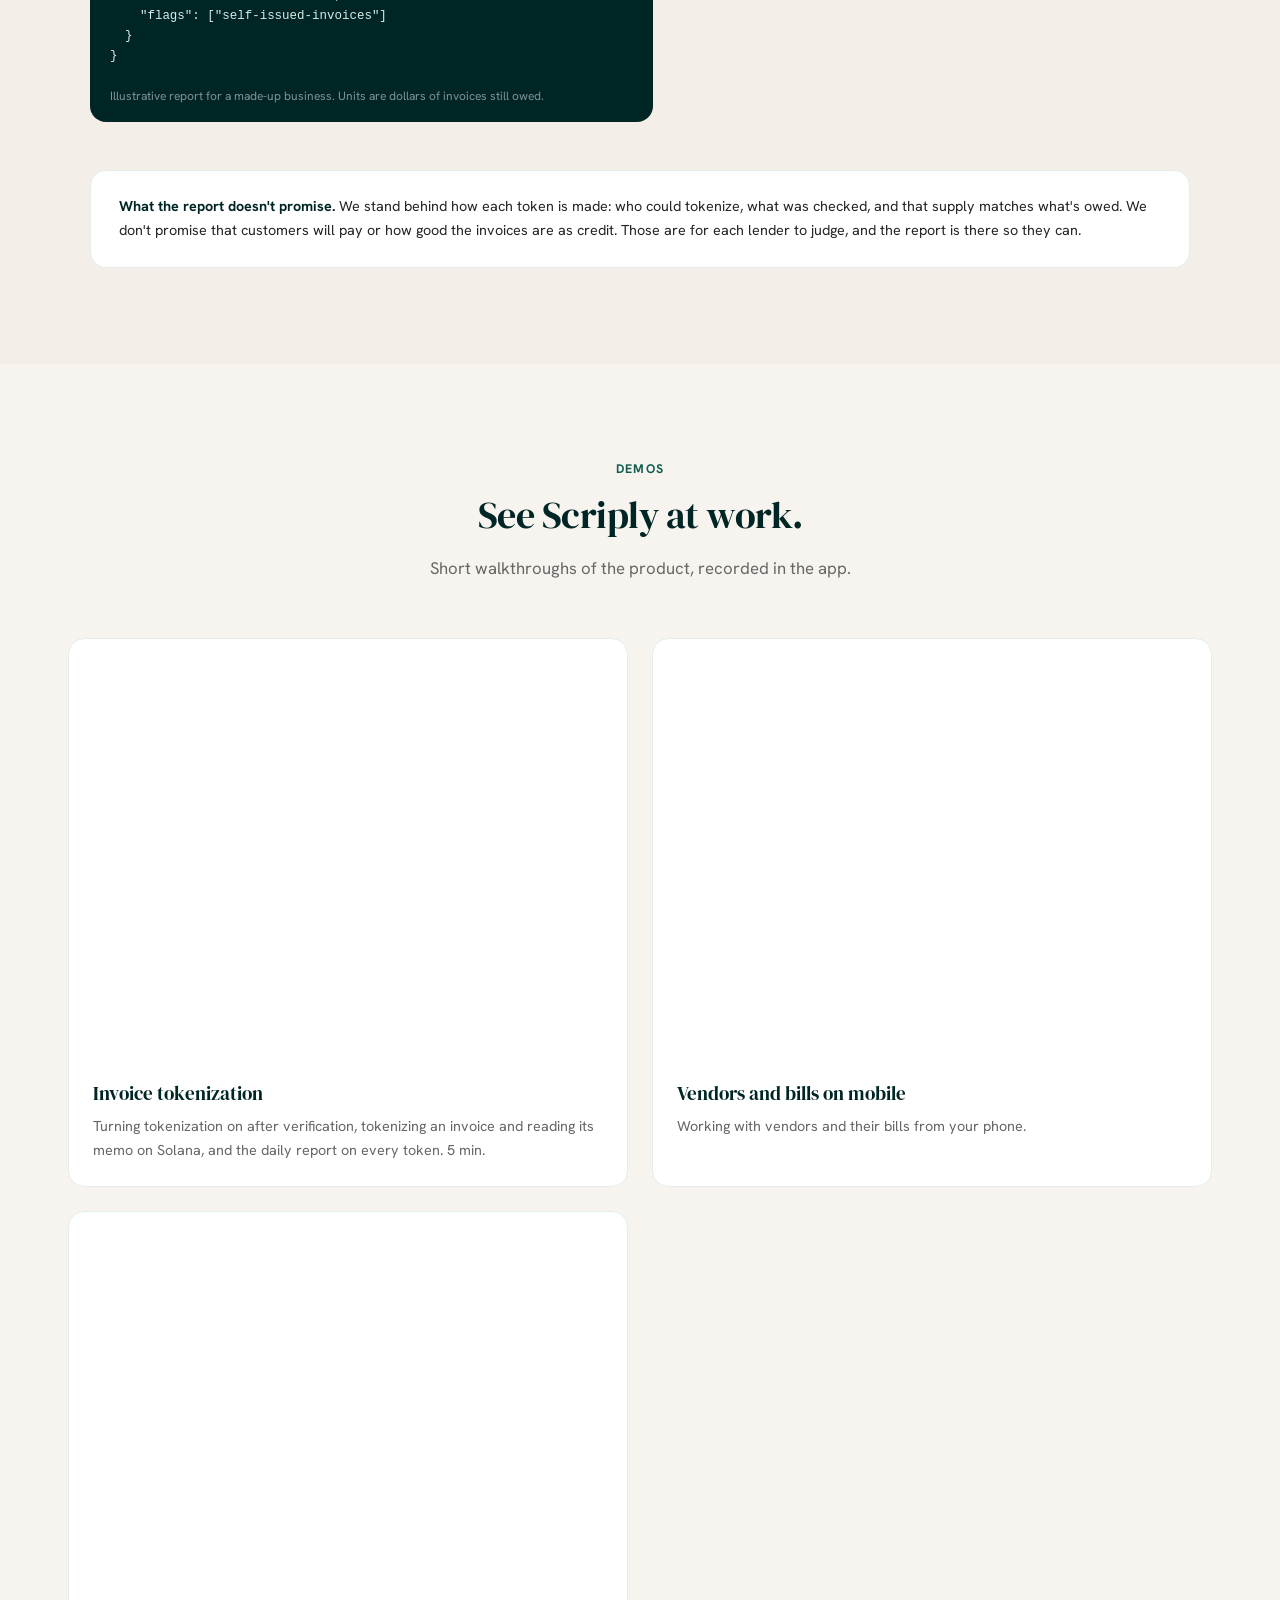
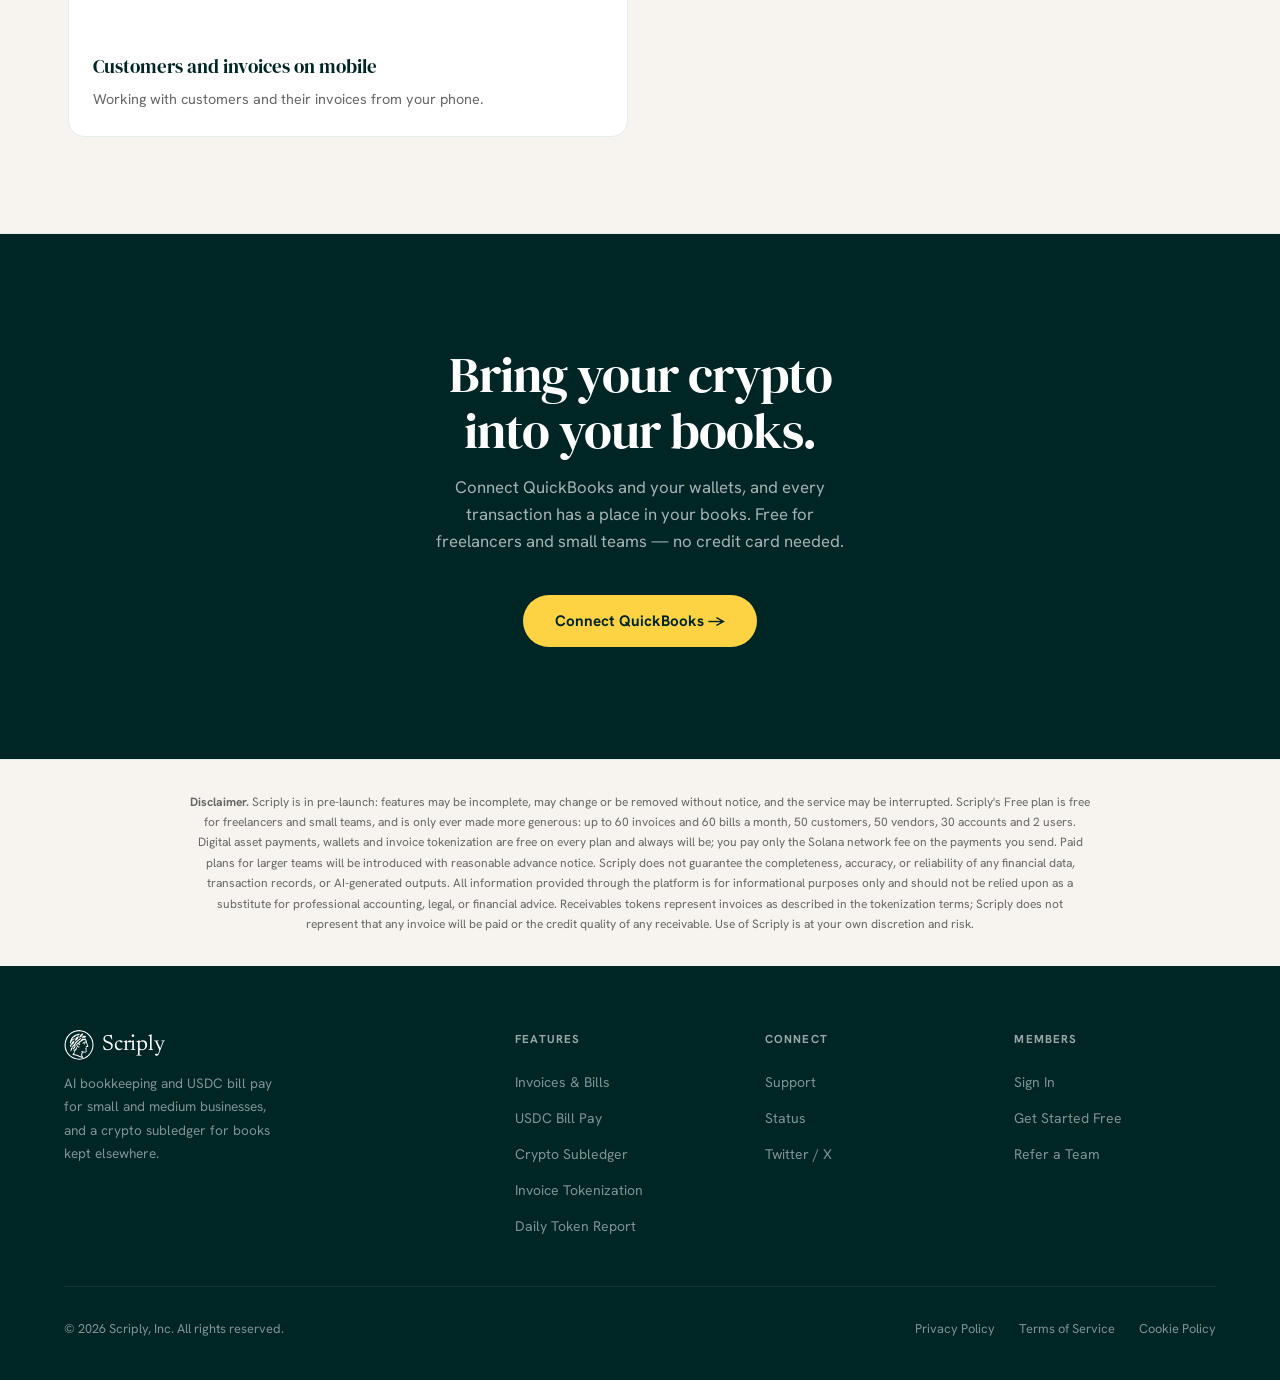
<file: crypto-subledger.html>
<!DOCTYPE html>
<html lang="en">
<head>
  <meta charset="UTF-8" />
  <meta name="viewport" content="width=device-width, initial-scale=1.0" />
  <title>Scriply — Crypto Subledger for QuickBooks</title>
  <meta name="description" content="Bring your business's crypto into QuickBooks: connect your wallets, classify each transaction once, and Scriply records it with payments applied to the invoices and bills they settle. Pay bills in USDC and turn invoices into tokens.">
  <meta name="theme-color" content="#013e3f">
  <meta property="og:type" content="website">
  <meta property="og:url" content="https://www.scriply.io/crypto-subledger">
  <meta property="og:site_name" content="Scriply">
  <meta property="og:title" content="Scriply — Your crypto, booked in QuickBooks">
  <meta property="og:description" content="Connect your wallets, classify each transaction once, and Scriply records it in QuickBooks, with payments applied to the invoices and bills they settle.">
  <meta name="twitter:card" content="summary">
  <link rel="preconnect" href="https://fonts.googleapis.com">
  <link rel="preconnect" href="https://fonts.gstatic.com" crossorigin>
  <link href="https://fonts.googleapis.com/css2?family=Hanken+Grotesk:wght@400;500;600;700;800;900&family=DM+Serif+Display:ital@0;1&family=Newsreader:opsz@6..72&display=swap" rel="stylesheet">
  <link rel="icon" href="favicon.svg" type="image/svg+xml">
  <link rel="apple-touch-icon" href="apple-touch-icon.png">
  <link rel="stylesheet" href="/styles.css">
</head>
<body>

  <!-- The Scriply coin, as scriply-ui's CoinMark (compact) draws it, in the text colour -->
  <svg width="0" height="0" style="position:absolute" aria-hidden="true">
    <symbol id="coin" viewBox="261 253 724 724">
      <clipPath id="coin-clip"><circle cx="623" cy="615" r="360"/></clipPath>
      <path fill="currentColor" fill-rule="evenodd" clip-path="url(#coin-clip)" d="M 596.5 153 C 363.8 168.7, 186.1 343.9, 168 575.3 C 166.7 591.9, 166.7 635, 168 650.5 C 176.8 755, 214.9 846, 281.5 922 C 394.5 1050.8, 567.4 1105, 734 1063.9 C 861.9 1032.2, 971.6 943.5, 1032 822.8 C 1084.2 718.7, 1095 593.5, 1061.9 478.9 C 1018.3 327.8, 900.2 210, 751.1 168.9 C 701.9 155.3, 646.5 149.7, 596.5 153 M 603.5 184.6 C 493.9 191.5, 401.3 231.6, 327.1 304.4 C 318.1 313.2, 306.8 325.2, 302 331 C 225.1 423.1, 190.2 546.7, 206 671 C 228.3 846.2, 354.1 989.9, 522.5 1032.3 C 584.9 1048, 650.4 1049.1, 712.5 1035.3 C 857.2 1003.2, 972.7 897.6, 1020.8 753.4 C 1056.8 645.7, 1051.8 532.5, 1006.5 428.5 C 948.5 295.4, 823.6 204.3, 675.5 187 C 658.1 184.9, 618.5 183.6, 603.5 184.6 M 621 204.1 C 613.3 206.3, 608.3 214.2, 609.2 222.7 C 611 238.3, 630.7 242.3, 639.8 228.9 C 642.9 224.4, 642.6 215, 639.2 210.3 C 635.5 205.1, 627.3 202.3, 621 204.1 M 558.2 209.2 C 551 211.6, 545.9 220.6, 547.4 228.3 C 550.4 244.7, 573.6 246.9, 579.5 231.5 C 584.7 217.9, 572 204.5, 558.2 209.2 M 678.4 209.8 C 665.6 217.8, 666.8 235.3, 680.4 240.5 C 698.8 247.5, 711.6 222.5, 695.7 210.6 C 691.7 207.7, 682.4 207.2, 678.4 209.8 M 736.9 223.2 C 730.2 226.6, 727.7 231, 728.2 238.7 C 728.8 249.2, 734.3 254.5, 744.5 254.5 C 751.6 254.5, 754.7 252.8, 758.7 247 C 761.8 242.3, 761.8 233.6, 758.7 228.8 C 756.1 224.9, 748.9 221, 744.5 221 C 742.8 221, 739.4 222, 736.9 223.2 M 497.5 223.5 C 490.7 227.1, 488 231.5, 488 238.5 C 488 251.5, 500.7 259.6, 511.9 253.8 C 523.8 247.6, 524.7 232.8, 513.7 224.6 C 510.1 221.9, 501.4 221.3, 497.5 223.5 M 443.6 245.4 C 427.6 251.1, 428.2 273.2, 444.5 278 C 455.7 281.2, 467.8 270, 465.4 258.6 C 463.3 248.5, 452.7 242.1, 443.6 245.4 M 790.9 246.2 C 785.8 249.7, 783.7 253.3, 783.2 259.2 C 781.4 280.9, 812.5 284.2, 816.4 262.9 C 817.6 256.7, 813.1 248.7, 806.8 245.4 C 802.5 243.2, 794.8 243.6, 790.9 246.2 M 607 255.6 C 477.9 262.8, 364.8 338, 310 453.1 C 259.1 560.1, 260.1 676.3, 312.8 777.5 C 340 829.7, 375.3 870.6, 423.3 905.7 C 506.2 966.3, 610.2 987.4, 707.7 963.4 C 771.1 947.8, 833.1 910.5, 877 861.6 C 940.4 790.9, 973 712.1, 975.6 623.5 C 978.2 538, 949.7 451.6, 896.9 385 C 886.6 371.9, 857.9 343.1, 844.3 332.2 C 809.4 304.1, 766.1 281.1, 726.5 269.6 C 687.1 258.2, 646.4 253.4, 607 255.6 M 841.9 276.2 C 831.1 283.5, 831.1 297.4, 842 304.8 C 847.1 308.3, 856.6 307.6, 861 303.4 C 872.7 292.3, 866.1 274, 850.5 274 C 846.7 274, 844.3 274.6, 841.9 276.2 M 389.4 276.9 C 378.3 281.9, 377 299.5, 387.3 305.8 C 403.9 316.1, 422.4 295.8, 409.7 281.3 C 404.1 274.9, 397 273.4, 389.4 276.9 M 609 285.1 C 510.8 289.5, 421 337.4, 365.3 415 C 334.4 458, 312 512.8, 304.5 563.5 C 300.1 593.5, 299.8 634.6, 303.9 661.5 C 331.3 842.8, 501.5 969.9, 678 940.8 C 782.8 923.6, 873.9 850.1, 920 745.5 C 960.3 654, 956.7 551.6, 910 458 C 894.9 427.7, 879.6 405.7, 858 383.6 C 790.2 314.1, 705.8 280.7, 609 285.1 M 888.9 314.2 C 880.5 318.5, 877.1 330.4, 882.2 338 C 889.5 348.8, 903.4 348.8, 910.8 337.9 C 912.7 335, 913.1 333.5, 912.8 328.4 C 911.9 315.3, 900.4 308.4, 888.9 314.2 M 345.5 314.5 C 327.7 320.7, 332.4 347, 351.2 347 C 370.8 347, 374.1 319.3, 355.2 314 C 350.6 312.7, 350.3 312.7, 345.5 314.5 M 715 335.6 C 666.3 348.5, 646.2 369.4, 631.4 422.3 C 627.1 437.6, 626.8 439.2, 628.2 440.7 C 629.7 442.1, 630.4 441.9, 636.1 438.2 C 639.6 436, 649 430.5, 657 425.9 C 674.4 416, 682.1 410.7, 691 402.3 C 704.3 389.7, 714.9 370.8, 723.1 345.2 C 726.4 334.5, 725 332.9, 715 335.6 M 612.5 346 C 602.5 347.4, 589.4 350.8, 583 353.7 C 579.4 355.3, 574.4 356.5, 568.9 357 C 547 359.2, 525.4 370.1, 508 387.8 C 499.2 396.8, 497.8 397.7, 488.8 401.6 C 453.4 416.6, 429.9 448.8, 427.3 486 L 426.6 495.2 421.2 502.3 C 414.4 511.3, 408.6 522.6, 405.7 532.7 C 400.2 552.3, 405.4 585.8, 414.3 586.8 C 418.5 587.3, 419.6 585.6, 420.9 576.9 C 424.8 550.5, 437.2 527.6, 456.7 510.6 C 465.8 502.8, 470.9 499.5, 488 490.5 C 506.7 480.7, 509.5 477.9, 517.2 460.4 C 523.2 446.7, 523.8 444.5, 521.6 443.6 C 518.5 442.5, 501.5 452.3, 490.8 461.6 C 485.2 466.4, 460.4 480.7, 459.3 479.7 C 459.1 479.4, 459.9 475.9, 461.3 472 C 469.3 449, 489.1 430.2, 514.6 421.4 C 522.6 418.7, 524.9 417.4, 526.9 414.8 C 531.3 408.7, 544.5 396.5, 550.2 393.1 C 564.9 384.4, 586.8 379, 607 379 C 611 379, 616 378.1, 619.7 376.9 C 625.4 375, 626.3 374.2, 630.6 368.1 C 633.2 364.5, 638.2 358.6, 641.8 355.1 C 647.5 349.6, 648.1 348.7, 646.8 347.4 C 644.9 345.5, 622.6 344.6, 612.5 346 M 927.5 360.2 C 916.2 366.6, 916.4 383.6, 927.9 389.6 C 933.4 392.5, 937.3 392.6, 943 389.7 C 954.5 383.9, 955.4 368.5, 944.7 360.6 C 940.6 357.5, 932.4 357.3, 927.5 360.2 M 304 361.2 C 291.8 367.7, 292 385.4, 304.4 391 C 309.8 393.5, 313.6 393.4, 319 390.7 C 325.2 387.5, 328 383.1, 328 376 C 328 362.8, 315.4 355.1, 304 361.2 M 732.5 393.5 C 725.9 394.9, 725.2 395.3, 720.5 400.7 C 711.6 410.9, 702.7 419, 692.8 425.5 C 687.4 429.1, 682.7 432.5, 682.3 433.1 C 681.3 434.9, 684.9 437, 689.2 437 C 691.3 437, 698.7 438.2, 705.7 439.6 C 723.4 443.3, 744.6 443.6, 756.5 440.1 C 767.6 436.9, 777.1 432, 787.5 424.1 C 798.6 415.7, 800.3 413.2, 797.4 409.2 C 794.5 405.4, 782 398.4, 772.5 395.3 C 762.2 392.1, 743.2 391.2, 732.5 393.5 M 603 401.5 C 583.9 408.4, 572.3 415.5, 560.4 427.4 C 544.3 443.6, 536.5 460.6, 530 494 C 528.9 499.7, 527.6 506, 527 507.8 C 525.8 511.9, 527.1 515, 529.9 515 C 531 515, 539 510.3, 547.7 504.6 C 588.9 477.6, 601.4 460.8, 613.4 415.2 C 618.5 396, 618.4 395.9, 603 401.5 M 958.9 411.3 C 943.7 419.3, 949.2 443, 966.4 443 C 985.1 443, 990.5 418.6, 973.5 410.8 C 968.1 408.4, 964.1 408.5, 958.9 411.3 M 271.9 413.2 C 267.1 416.5, 264.8 420.1, 264.2 425.2 C 262.5 440.2, 278.6 449.8, 290.9 441 C 299.9 434.6, 299.6 419.8, 290.2 413.5 C 285.2 410.1, 276.7 409.9, 271.9 413.2 M 660.4 446.3 C 655.5 448.7, 647 453.9, 641.5 457.9 C 636 461.8, 627.9 466.8, 623.5 468.9 C 616.1 472.5, 615 473.4, 609.5 481 C 598.6 496, 584 507.7, 558.4 522.4 C 548.8 528, 538.3 537.5, 532.6 546 C 530.6 549, 526.4 557.8, 523.4 565.5 C 513.6 590.6, 502.5 605, 481.7 619.3 C 467.4 629.3, 463.4 635.3, 460.9 650.7 C 460.3 654.4, 459.4 659.8, 458.8 662.6 L 457.9 667.7 448 672.9 C 442.6 675.8, 436.7 679.5, 434.9 681.3 C 428.5 687.5, 426 697.7, 426 717.5 C 425.9 730.7, 424.5 736.5, 418.5 748.5 C 413.5 758.4, 413.1 760.8, 415.8 763.3 C 423.3 770.1, 440.7 757.5, 450.3 738.5 C 455.8 727.3, 462 702.1, 462 690.5 C 462 688.5, 462.4 684.9, 463 682.5 C 464 678.6, 464.5 678.1, 467.8 677.5 C 476.5 675.9, 484.4 668.8, 487.9 659.5 C 492.4 647.3, 498.7 638.8, 508.1 632.4 C 513.4 628.6, 514.2 629.9, 513.6 641.5 C 512.6 661.6, 503 677.6, 485.7 687.6 C 472.7 695.2, 469.6 701.8, 475.6 709 L 478.3 712.2 485.6 711.5 C 510.4 709.3, 527.6 693.3, 535.1 665.4 C 536.9 658.6, 537.3 653.4, 538 629 C 538.6 605.3, 539.1 599.3, 540.7 593.5 C 547.4 569.6, 558.5 555.7, 582 541.9 C 597.8 532.6, 606.7 524.1, 612.7 512.3 L 616.9 504.2 626.6 499.5 C 648.3 489.1, 660 477.2, 670.1 455.2 C 674.5 445.8, 674.5 445.6, 672.4 443.5 C 670.3 441.4, 670.5 441.4, 660.4 446.3 M 770.3 459.4 C 752.1 468.8, 725.1 469.4, 705.7 460.7 C 699.6 458, 698.7 457.8, 695.9 459 C 691.5 460.8, 690 462.6, 689.9 466.3 C 689.9 474.2, 679.6 491.6, 669.7 500.5 C 663.2 506.3, 659.4 508.8, 647.6 514.6 C 636.8 520, 635.3 521.2, 634.4 525 C 633.4 529.5, 624.8 542, 619.4 546.8 C 612.1 553.2, 608 555.6, 597.3 559.4 C 580.8 565.3, 570.8 573.5, 564.4 586.1 C 550.3 613.9, 564.1 654, 592.7 668.2 C 600.6 672.1, 601.8 672.4, 611.1 672.8 C 623.3 673.3, 630 670.7, 633.8 664.1 C 636.8 658.7, 636.8 649.3, 633.9 645.6 C 630.8 641.7, 624.7 641.9, 619.6 646.1 C 607.9 655.8, 587.8 640.1, 583.7 618.1 C 581.1 604.1, 587.9 589.1, 599.6 582.8 C 608.7 577.9, 608.8 577.9, 608.2 585.2 C 607.8 590.8, 608.1 592.3, 611.2 599 C 615.3 607.6, 618.7 611.2, 624.8 613.4 C 632.7 616.2, 639.5 614.4, 645.6 607.8 C 649.9 603.3, 651 600.2, 651 591.4 C 651 584.7, 650.7 583.8, 648.6 582.4 C 645.5 580.4, 641.8 581.7, 636.8 586.6 C 634.6 588.7, 632.4 590, 631.3 589.8 C 629.5 589.4, 620.7 575.3, 621.2 573.6 C 621.4 573.1, 624.5 571.5, 628.1 570 C 646.3 562.2, 659.1 549.9, 664.9 534.7 C 665.4 533.1, 666.5 531.7, 667.2 531.6 C 667.9 531.4, 672.5 530.5, 677.4 529.5 C 693 526.6, 706.2 518.9, 715 507.8 L 719.1 502.6 730.8 502.4 C 744 502.1, 753.3 500, 765.3 494.6 L 772.7 491.2 779.3 509.8 C 783 520.1, 786 528.7, 786 529.1 C 786 529.4, 781.8 530.5, 776.7 531.5 C 753.1 536, 729.8 546.9, 707.1 564.1 C 700 569.4, 698.4 572, 700 575 C 702 578.7, 705 578.2, 726 570.6 C 752 561.1, 767.4 556.4, 777.3 555 C 791.6 553, 789.8 551.7, 796.4 569.7 C 814.8 620.3, 822 641.3, 821 641.9 C 820.4 642.3, 814 643.4, 806.7 644.3 C 799.4 645.3, 791.7 646.5, 789.7 647.1 C 780.5 649.5, 778.2 665.1, 786.3 670 C 790.2 672.4, 792.8 672.4, 799 670.2 C 801.7 669.3, 804.2 668.8, 804.5 669.2 C 804.9 669.6, 804.9 672.3, 804.5 675.4 L 803.8 680.9 787.7 688.9 C 778.9 693.3, 770.1 698.1, 768.3 699.5 C 761.5 704.7, 765.4 709.2, 775.5 707.9 C 778.8 707.5, 785.3 707.1, 790 707 C 796.1 706.9, 799.7 706.4, 802.7 705 C 809 702.1, 809.9 699.2, 809.2 684.3 C 808.9 677.7, 809 671.1, 809.3 669.6 C 810.1 666.5, 810.5 666.4, 827.7 664.5 C 841.8 663, 845 661.7, 847.5 656.9 C 850.6 650.8, 849.8 647.9, 829.9 598.6 L 810.9 551.5 811.9 544.8 C 813.4 535.4, 812.5 532.1, 801.2 503 C 795.7 488.9, 789.8 473.2, 787.9 468.1 C 786.1 463, 784 458.1, 783.2 457.3 C 781.1 455.2, 777.1 455.8, 770.3 459.4 M 984.5 464.7 C 983.4 464.9, 981 466.3, 979.2 467.6 C 970.2 474.4, 970.7 488.3, 980.3 495.4 C 984.3 498.3, 994.6 498.3, 998.6 495.4 C 1004.2 491.2, 1006.2 487.1, 1005.8 480.4 C 1005 468.8, 995.7 461.9, 984.5 464.7 M 250.5 467.4 C 235.9 473.8, 238.8 496.1, 254.6 499.4 C 262.4 501, 271.7 495.1, 273.9 487.3 C 277.6 473.3, 263.7 461.5, 250.5 467.4 M 499 510.5 C 462.5 529.7, 444 552, 434.9 587.6 C 430.8 603.6, 431 603.3, 416.2 612.2 C 402.1 620.6, 399.8 623, 399.2 629.9 C 398.7 635.8, 401.7 640.6, 408 643.7 C 412.4 645.9, 412.5 646.1, 412.5 650.9 C 412.5 654.7, 413.1 656.7, 415.5 660 C 421 667.8, 421.1 667.8, 433.3 660.3 C 439.3 656.6, 444.4 653.1, 444.6 652.3 C 445.8 649.4, 443.9 646.1, 439.8 643.8 C 426.1 636.1, 430.6 626.8, 455.7 610.2 C 483.3 592.1, 497.2 575.2, 506 549.2 C 509.5 539, 516.2 509.7, 515.8 506.7 C 515.2 502.9, 512 503.6, 499 510.5 M 999.9 521.9 C 986 526.3, 983.5 545.8, 996 552.8 C 1010.8 561.2, 1026.8 545.3, 1019 530 C 1015.7 523.6, 1006.6 519.7, 999.9 521.9 M 237.4 524 C 230.2 526.2, 225.3 534.4, 226.2 542.7 C 227.6 554.5, 240.7 560.8, 251.3 554.7 C 261.7 548.8, 261.5 530.9, 251 525.5 C 247.2 523.5, 241.1 522.8, 237.4 524 M 765.9 570.9 C 765 571.4, 756.2 574.1, 746.4 576.9 C 723.3 583.4, 721.6 585.3, 733.8 590.7 C 758.7 601.8, 767.2 603.8, 769.5 599 C 770.2 597.6, 771.4 591.3, 772.3 585 C 773.6 574.6, 773.6 573.3, 772.2 571.7 C 770.5 569.8, 768.3 569.5, 765.9 570.9 M 1004 581.1 C 995.4 584.5, 991 596.4, 995.3 604.7 C 1003.5 620.5, 1026.9 614.5, 1026.9 596.5 C 1026.9 585.3, 1014.4 576.9, 1004 581.1 M 229.4 583.9 C 223.4 586.5, 220.6 591, 220.1 598.4 C 219.5 609.1, 226.8 616.5, 237.2 615.7 C 247.4 615, 253.4 608.4, 252.8 598.4 C 252.2 588.8, 245.4 582, 236.5 582 C 234.8 582, 231.6 582.8, 229.4 583.9 M 1005.2 638.9 C 994 641.6, 988.8 655, 995.1 664.7 C 1004.6 679, 1027.4 670.6, 1025.6 653.6 C 1024.4 643.5, 1014.9 636.6, 1005.2 638.9 M 230 643.1 C 223.9 647.3, 221.7 651.5, 222.1 658.5 C 223.5 680.5, 255 679.8, 255 657.7 C 255 648.2, 248.9 641.9, 239.2 641.2 C 234.4 640.8, 232.9 641.2, 230 643.1 M 565.3 664.9 C 561.3 667.3, 558.7 671.7, 554.9 682.5 C 550 696.5, 544.3 706.7, 537.5 713.5 C 526.4 724.5, 512.3 729.5, 498.7 727.1 C 490.7 725.7, 487.7 726.8, 485.9 731.7 C 482.8 739.6, 489.8 746.7, 508.6 754.6 C 510.7 755.4, 510.7 755.5, 506.8 768.9 C 499.5 793.8, 487.4 815.4, 471.7 831.7 L 462.7 841 463.2 845.7 C 464.2 854.1, 465.9 854.8, 507.7 862.9 C 563.9 873.9, 575.7 877.5, 623 897.7 C 665.1 915.7, 679.7 919.8, 704.5 920.6 C 722.9 921.1, 724.9 920.6, 726.4 914.7 C 727.2 911.2, 727 910.7, 719 900.1 C 709.2 886.8, 701.8 874.7, 698.9 867.1 C 695.8 859.1, 696.7 853, 703.8 830.5 C 707 820, 710.7 807.9, 712 803.5 C 713.2 799.1, 714.3 795.3, 714.4 795.2 C 714.5 795.1, 724.2 795.9, 736 797 C 765 799.7, 780.1 799.6, 787.6 796.8 C 800.1 792.1, 808.3 779.9, 808.4 765.6 C 808.4 757.6, 808.3 757.1, 803 746.7 L 797.6 736 801.6 732.5 C 808.3 726.8, 809.8 719.2, 805.4 712.6 C 803.1 709, 800.5 709.2, 793.4 713.5 C 777.7 722.9, 775.4 730.6, 783.5 747.1 C 789.6 759.7, 789.4 765.7, 782.7 772.7 C 777.6 777.9, 775.2 778.3, 756.2 776.5 C 722.9 773.3, 705.3 769.5, 687.1 761.8 C 677.5 757.7, 674.9 757.7, 675 761.8 C 675 764.9, 681.1 774.1, 687 780 L 693 785.9 685.6 807.7 C 674.7 839.6, 674.6 840, 674.5 852 C 674.5 864.6, 676.3 871.1, 684.5 886.9 C 687.5 892.6, 690 897.5, 690 897.7 C 690 898.3, 684.7 897.1, 675.5 894.5 C 665.9 891.8, 651.4 885.9, 628.9 875.7 C 590.9 858.4, 565.5 850.4, 518 840.9 C 508.9 839.1, 501.3 837.5, 501.1 837.4 C 501 837.2, 503.3 832.5, 506.3 826.8 C 515.2 810, 522 786.8, 522 773 C 522 770.4, 522.2 765.6, 522.6 762.3 L 523.2 756.4 531.2 754.2 C 548.6 749.3, 561 737.6, 567 720.5 C 570.3 711.3, 571.7 702.4, 573 684.2 C 574.1 668, 574.1 666.7, 572.4 664.9 C 570.2 662.5, 569.2 662.5, 565.3 664.9 M 992 697.1 C 981.2 701.4, 978.2 715.5, 986.1 724.4 C 995.9 735.6, 1015 727.5, 1014.9 712.2 C 1014.9 701.2, 1002.3 692.9, 992 697.1 M 241.9 700.2 C 225.7 708.4, 233.1 733.4, 251.2 731.7 C 260.6 730.8, 266.3 723.9, 265.8 714.4 C 264.9 701.2, 253.4 694.4, 241.9 700.2 M 971.2 753.9 C 957.5 762.5, 962.5 783.4, 978.5 784.7 C 995.3 786.1, 1003.2 764.7, 989.7 754.6 C 985.6 751.5, 975.5 751.2, 971.2 753.9 M 264.4 753.9 C 254.2 756.4, 248.6 768.6, 253.4 777.9 C 259 788.6, 275 789.7, 281.9 780 C 290.6 767.8, 279 750.3, 264.4 753.9 M 946.2 806.1 C 937.7 810.3, 934.4 820.6, 938.9 828.7 C 947.5 843.9, 970 837.7, 970 820.1 C 970 808.1, 957.3 800.6, 946.2 806.1 M 288.5 806.4 C 282.4 809.1, 279.6 813.3, 279.1 820.4 C 278.8 825.7, 279.1 827.5, 280.9 830.3 C 288 841.8, 305.3 840.6, 310.6 828.2 C 316.4 814.6, 302 800.3, 288.5 806.4 M 321 853.1 C 314.3 856.6, 312.5 859.8, 312.5 867.8 C 312.5 873.1, 312.9 875.1, 314.7 877.6 C 321.6 887.3, 337.7 886.3, 343 875.9 C 350.3 861.5, 335.2 845.8, 321 853.1 M 911.3 853.4 C 905.8 856.8, 903.6 861.5, 904.2 869.1 C 904.8 878.7, 911.9 884.5, 921.7 883.7 C 928.2 883.2, 931.7 880.9, 934.8 874.9 C 942.6 859.9, 925.9 844.7, 911.3 853.4 M 360.2 893.9 C 349.9 898.6, 347.9 912.2, 356.3 920.6 C 371.4 935.7, 394 914.2, 380.2 897.9 C 375.2 891.9, 367.8 890.5, 360.2 893.9 M 872.8 894.2 C 862.1 901.3, 863.1 918.8, 874.6 923.6 C 889.8 929.9, 903.8 914.8, 896.2 900.2 C 892.2 892.4, 880.2 889.3, 872.8 894.2 M 831.4 928.5 C 817 933.5, 816.4 954.1, 830.4 959.5 C 841.8 963.9, 853.4 955.9, 853.2 943.8 C 853.1 932.6, 842 924.9, 831.4 928.5 M 405.9 930.2 C 391.3 937.6, 395.5 959.5, 411.9 961.7 C 425 963.4, 434.9 946.7, 427.4 935.7 C 422.4 928.3, 413.9 926.2, 405.9 930.2 M 460.6 957.1 C 452.5 958.9, 448 964.8, 448 973.5 C 448 991.6, 473 996.4, 479.5 979.5 C 484.4 966.7, 473.9 954.3, 460.6 957.1 M 780 957.7 C 770.2 963.1, 768.1 975.9, 775.8 984.1 C 786.1 995.2, 803.9 987.7, 803.9 972.3 C 804 960.2, 790.5 952, 780 957.7 M 728.5 978.4 C 717.4 983.3, 715.6 997.6, 724.9 1006.4 C 729.3 1010.6, 738.8 1011.3, 743.9 1007.8 C 749.8 1003.7, 751.5 1000.6, 751.5 993.5 C 751.5 988.2, 751 986.7, 748.6 983.5 C 743.9 977.4, 735.5 975.2, 728.5 978.4 M 511.4 979.3 C 495.7 986.4, 501 1011, 518.1 1011 C 527.9 1011, 534.2 1005.2, 534.7 995.7 C 535.2 988.8, 533.2 984.7, 527.7 980.6 C 524.3 978.1, 515.6 977.4, 511.4 979.3 M 676.6 990.4 C 669.5 992.9, 666 998.2, 666 1006 C 666 1021.4, 683.4 1028.1, 694.1 1016.9 C 700.4 1010.3, 700.2 1000.5, 693.7 994.2 C 688.3 989, 683.6 987.9, 676.6 990.4 M 568 991.1 C 556 995.9, 554.4 1013.2, 565.3 1020.7 C 569.9 1023.8, 578.3 1023.8, 583.1 1020.7 C 587 1018.1, 591 1010.9, 591 1006.4 C 591 995.6, 578.1 987, 568 991.1 M 624.3 993.9 C 614.1 996.3, 609 1008.2, 613.9 1017.9 C 621.5 1032.8, 643.1 1028, 644.7 1011.1 C 645.8 999.9, 635.5 991.2, 624.3 993.9"/>
    </symbol>
  </svg>

  <a href="#main" class="skip-link">Skip to content</a>

  <!-- LAUNCH BANNER -->
  <div class="launch-banner">
    <strong>Pre-launch.</strong> <strong>Free forever for freelancers and small teams.</strong> Digital asset payments, wallets and invoice tokenization are always free.
    <a href="https://app.scriply.io">Get Started →</a>
  </div>

  <!-- NAV -->
  <nav aria-label="Main">
    <a href="/" class="brand-lockup nav-logo" translate="no"><svg width="28" height="28" aria-hidden="true"><use href="#coin"/></svg><span translate="no">Scriply</span></a>
    <button type="button" class="nav-toggle" aria-expanded="false" aria-controls="nav-links" aria-label="Menu">
      <svg width="20" height="20" viewBox="0 0 20 20" aria-hidden="true"><path d="M3 5h14M3 10h14M3 15h14" stroke="currentColor" stroke-width="2" stroke-linecap="round"/></svg>
    </button>
    <ul id="nav-links">
      <li><a href="#subledger">Subledger</a></li>
      <li><a href="#payments">Payments</a></li>
      <li><a href="#tokenization">Tokenization</a></li>
      <li><a href="#demos">Demos</a></li>
      <li><a href="https://app.scriply.io">Sign In</a></li>
      <li><a href="https://app.scriply.io" class="nav-cta">Connect <span translate="no">QuickBooks</span></a></li>
    </ul>
  </nav>

  <main id="main">
  <!-- HERO -->
  <section class="hero">
    <div class="hero-eyebrow">Crypto Subledger · Free During Pre-Launch</div>
    <h1>Your crypto, <em>booked</em><br />in <span translate="no">QuickBooks</span>.</h1>
    <p>Connect your wallets and classify each transaction once. <span translate="no">Scriply</span> records it in <span translate="no">QuickBooks</span> the way your accountant would, with payments applied to the invoices and bills they settle.</p>
    <div class="hero-actions">
      <a href="https://app.scriply.io" class="btn-primary">Connect <span translate="no">QuickBooks</span></a>
      <div class="hero-actions-secondary">
        <a href="#subledger" class="btn-secondary">See How It Posts</a>
      </div>
    </div>
    <div class="works-with">Works with <span class="system" translate="no">QuickBooks Online</span><span class="system soon"><span translate="no">Xero</span> · coming soon</span></div>
    <div class="ledger" role="figure" aria-label="Example: a wallet payment recorded in QuickBooks and applied to its invoice">
      <div class="ledger-row">
        <span class="ledger-step">Wallet</span>
        <div><strong>Received 1,250.00 <span translate="no">USDC</span></strong> from Acme Corp<div class="ledger-meta">Solana · 7xKX…9fQ2 · Oct 21, 2026</div></div>
      </div>
      <div class="ledger-row">
        <span class="ledger-step">Classify</span>
        <div>Payment on invoice <strong>INV-1042</strong> from Acme Corp</div>
      </div>
      <div class="ledger-row">
        <span class="ledger-step">Recorded</span>
        <div><span translate="no">QuickBooks</span> payment received, applied to INV-1042
          <div class="ledger-balances">
            <span class="head" translate="no">QuickBooks</span><span class="head num">Before</span><span class="head num">After</span>
            <span>Deposited to USDC Wallet</span><span class="num">0.00</span><span class="num">1,250.00</span>
            <span>INV-1042 open balance</span><span class="num">1,250.00</span><span class="num">0.00 · Paid</span>
          </div>
        </div>
      </div>
      <span class="ledger-example">Example</span>
    </div>
  </section>

  <!-- SUBLEDGER -->
  <section class="solutions" id="subledger">
    <div class="section-header">
      <span class="section-eyebrow">Crypto Subledger</span>
      <h2 class="section-title">Your wallets, in the books<br />you already keep.</h2>
      <p class="section-sub">Your books stay in <span translate="no">QuickBooks</span>. <span translate="no">Scriply</span> keeps the detail of every wallet transaction and records each one there once you've classified it.</p>
    </div>
    <div class="solutions-grid solutions-grid-two">
      <div class="solution-card">
        <span class="solution-icon" aria-hidden="true">🔗</span>
        <h3>Your wallets, synced</h3>
        <p>Connect your business's <span translate="no">Solana</span> wallets, and every transaction comes into <span translate="no">Scriply</span> with balances that match the chain.</p>
        <ul class="solution-features">
          <li><span class="check-icon" aria-hidden="true">✓</span> Wallets you already use, or one made in <span translate="no">Scriply</span></li>
          <li><span class="check-icon" aria-hidden="true">✓</span> Each wallet its own account in your books</li>
        </ul>
      </div>
      <div class="solution-card">
        <span class="solution-icon" aria-hidden="true">🗂️</span>
        <h3>Classified against your chart of accounts</h3>
        <p>Your accounts, customers, vendors, invoices and bills come in from <span translate="no">QuickBooks</span>, so you classify each transaction against what's already there.</p>
        <ul class="solution-features">
          <li><span class="check-icon" aria-hidden="true">✓</span> Several receivable and payable accounts, as you have them</li>
          <li><span class="check-icon" aria-hidden="true">✓</span> Classify once; change it later if you need to</li>
        </ul>
      </div>
      <div class="solution-card">
        <span class="solution-icon" aria-hidden="true">✅</span>
        <h3>Recorded the way your accountant would</h3>
        <p>A customer's payment is recorded as a payment received into the wallet's account and applied to its invoice. A vendor payment is a bill payment applied to its bill. Both close out properly in <span translate="no">QuickBooks</span>.</p>
        <ul class="solution-features">
          <li><span class="check-icon" aria-hidden="true">✓</span> Invoices and bills show as paid, not just a lower balance</li>
          <li><span class="check-icon" aria-hidden="true">✓</span> Aging and customer statements stay right</li>
        </ul>
      </div>
      <div class="solution-card">
        <span class="coming-soon-badge">Coming Soon</span>
        <span class="solution-icon" aria-hidden="true">📈</span>
        <h3>Gains and losses</h3>
        <p>Realized gains and losses on what your business holds in crypto, worked out per wallet.</p>
        <ul class="solution-features">
          <li><span class="check-icon" aria-hidden="true">✓</span> First in, first out, for each wallet</li>
          <li><span class="check-icon" aria-hidden="true">✓</span> Cost basis tracked per wallet, as the IRS requires</li>
        </ul>
      </div>
    </div>
  </section>

  <!-- PAYMENTS -->
  <section class="how-it-works" id="payments">
    <div class="section-header">
      <span class="section-eyebrow">Payments</span>
      <h2 class="section-title">Pay your <span translate="no">QuickBooks</span> bills<br />in <span translate="no">USDC</span>.</h2>
      <p class="section-sub">Your bills come in from <span translate="no">QuickBooks</span>. Pay them from your wallet, and each payment is held against its bill so nothing is paid twice.</p>
    </div>
    <div class="solutions-grid solutions-grid-two">
      <div class="solution-card">
        <span class="solution-icon" aria-hidden="true">💵</span>
        <h3>Pay bills in <span translate="no">USDC</span></h3>
        <p>Pay vendors from your business's <span translate="no">Solana</span> wallet, several bills in one transaction, with each payment recorded against its bills.</p>
        <ul class="solution-features">
          <li><span class="check-icon" aria-hidden="true">✓</span> <span translate="no">USDC</span> at 1:1 for US dollar bills</li>
          <li><span class="check-icon" aria-hidden="true">✓</span> Partial payments, and pay many bills at once</li>
          <li><span class="check-icon" aria-hidden="true">✓</span> Vendor addresses verified by signature or penny test before use</li>
        </ul>
      </div>
      <div class="solution-card">
        <span class="solution-icon" aria-hidden="true">🔐</span>
        <h3>A wallet you control</h3>
        <p>Create a <span translate="no">Solana</span> wallet with your phone number, or connect Phantom, Solflare or another you already use. <span translate="no">Scriply</span> never sees its keys and can't move its funds.</p>
        <ul class="solution-features">
          <li><span class="check-icon" aria-hidden="true">✓</span> Protected by a backup email and a second factor</li>
          <li><span class="check-icon" aria-hidden="true">✓</span> Add funds with a card or bank transfer</li>
          <li><span class="check-icon" aria-hidden="true">✓</span> Send <span translate="no">USDC</span> or SOL</li>
        </ul>
      </div>
    </div>
  </section>

  <!-- TOKENIZATION -->
  <section class="solutions" id="tokenization">
    <div class="section-header">
      <span class="coming-soon-badge">Coming Soon · In testing on <span translate="no">Solana</span> devnet</span>
      <span class="section-eyebrow">Invoice Tokenization</span>
      <h2 class="section-title">Your invoices,<br />as tokens anyone can check.</h2>
      <p class="section-sub">Tokenizing an invoice your customer still owes mints tokens for what's outstanding into your business's wallet. Each token stands for one dollar owed, and burns as it's paid.</p>
    </div>
    <div class="token-facts">
      <div class="token-fact">
        <h3>One token per dollar owed</h3>
        <p>Each business has its own US dollar receivables token. Its supply always equals what's still owed on the business's tokenized invoices, so a token from one business is never mixed with another's.</p>
      </div>
      <div class="token-fact">
        <h3>Burns as invoices are paid</h3>
        <p>A payment, credit or write-off burns the same number of tokens. A tokenized invoice is locked against edits until its last token burns, and a change in <span translate="no">QuickBooks</span> is held back and disclosed rather than applied silently.</p>
      </div>
      <div class="token-fact">
        <h3>On <span translate="no">Solana</span>, with nothing private on-chain</h3>
        <p>Every mint and burn is recorded on-chain with a fingerprint of the invoice behind it. Nothing on-chain names the business, its customers or its invoices.</p>
      </div>
      <div class="token-fact">
        <h3>Minted to your wallet</h3>
        <p>Tokens go to a wallet your business proved it controls. They move only between accounts the platform allows, and <span translate="no">Scriply</span>, as the issuer, burns them as invoices are paid.</p>
      </div>
      <div class="token-fact">
        <h3>Opt-in, per business</h3>
        <p>An admin turns tokenizing on after the business is verified: they accept the tokenization terms and choose the wallet. Nothing goes on-chain before that.</p>
      </div>
      <div class="token-fact">
        <h3>A limit on what's out at once</h3>
        <p>Each business has a cap on how much it can have tokenized at a time. A tokenization over it is refused before anything is minted.</p>
      </div>
    </div>

    <h3 class="subsection-title">What we check before an invoice is tokenized.</h3>
    <p class="section-sub" style="text-align:center">A token is only worth the invoice behind it. Every business and every invoice goes through these steps first.</p>
    <div class="flow-steps">
      <div class="flow-step">
        <div class="step-number">1</div>
        <h4>We verify the business</h4>
        <p>A business passes our review before it can tokenize: its owners with a 25% stake or more and a person who controls it are identified, and the business and its people are screened against sanctions lists.</p>
      </div>
      <div class="flow-step">
        <div class="step-number">2</div>
        <h4>We verify the wallet</h4>
        <p>Tokens are only minted to a wallet the business proves it controls, by signing with it.</p>
      </div>
      <div class="flow-step">
        <div class="step-number">3</div>
        <h4>We check every invoice</h4>
        <p>Each invoice needs a supporting document and a customer who clears sanctions screening. It's compared with every invoice already tokenized, by any business: the same invoice is refused, and one that looks alike waits for a person to review it. An invoice from <span translate="no">QuickBooks</span> is read again there before anything is minted.</p>
      </div>
      <div class="flow-step">
        <div class="step-number">4</div>
        <h4>We report on every token, publicly</h4>
        <p>Every day we publish each token's report — what's outstanding, how overdue, how concentrated, how fast it's paid, and what we verified — with its fingerprint recorded on-chain.</p>
      </div>
    </div>
  </section>

  <!-- COLLATERAL REPORT -->
  <section class="report" id="report">
    <div class="section-header">
      <span class="section-eyebrow">The Daily Report</span>
      <h2 class="section-title">What a lender sees<br />about every token.</h2>
      <p class="section-sub">When tokenization launches, each token's latest report will be public, by its address, with no sign-in. It shows the totals, aging and risk, without the invoices or customers behind them.</p>
    </div>
    <div class="report-layout">
      <div class="payload">
        <div class="payload-head">
          <code>GET /v1/public/receivables-tokens/{network}/{tokenAddress}</code>
          <span>Example values</span>
        </div>
<pre>{
  "network": "sol",
  "tokenAddress": "Ah8cVgnZ8SjPzRtJoCAo26BHBjc4T7xQ6Rsk3apRXdRY",
  "currency": "USD",
  "reportId": "usd.2026-10-06",
  "asOf": "2026-10-06T00:00:00Z",
  "sha256": "a7eb512136b792d30f616ebe720f5a0c0e079ab99752a26f222faa196f5bd85f",
  "attestations": { "sol": "3Vj9uCytyrTshBTim1ELkc2RH9cLA9jxUTSyemENPL8oFgfcbBFFL39gsrdLy3z1g4zQaF8tYR1YzZqv8CqiaNhZ" },

  "supply": "184250",
  "circulatingSupply": "184250",
  "outstandingUnits": "184250",
  "burnDebt": "0",
  "burnDebtOverdue": false,
  "reconciled": true,
  "unattributedRatio": "0.012",

  "aging": {
    "current": "132400",
    "days1To30": "38150",
    "days31To60": "9800",
    "days61To90": "3900",
    "over90": "0"
  },

  "assurance": {
    "kyb": "approved",
    "kybApprovedAt": "2026-07-14T16:02:11Z",
    "kybMethod": "manual-review",
    "checks": [
      "control-person-identified",
      "beneficial-owners-identified",
      "identities-verified",
      "sanctions-screened",
      "wallet-verified",
      "ein-confirmed",
      "business-registered"
    ],
    "accountingSystemShare": "0.92"
  },

  "risk": {
    "topCustomerShare": "0.22",
    "topFiveShare": "0.71",
    "concentrationIndex": "0.14",
    "selfIssuedShare": "0.08",
    "receivableTurnover": "7.9",
    "daysSalesOutstanding": "46.2",
    "turnoverPeriodDays": 212,
    "historyDays": 212,
    "settledTokenizations": 37,
    "flags": ["self-issued-invoices"]
  }
}</pre>
        <p class="payload-note">Illustrative report for a made-up business. Units are dollars of invoices still owed.</p>
      </div>
      <dl class="fields">
        <div>
          <dt>supply · outstandingUnits · reconciled</dt>
          <dd>Tokens in existence, and dollars still owed on the invoices behind them. They match whenever the report reconciles.</dd>
        </div>
        <div>
          <dt>burnDebt</dt>
          <dd>Tokens owed for burning that couldn't be burned yet. While it's above zero the token is under-backed, the report says so, and the business can't tokenize anything new.</dd>
        </div>
        <div>
          <dt>aging</dt>
          <dd>What's owed, by days past due: current, 1–30, 31–60, 61–90 and over 90.</dd>
        </div>
        <div>
          <dt>risk</dt>
          <dd>How concentrated the customers are, the share of invoices made in <span translate="no">Scriply</span> rather than an accounting system, how fast invoices are paid, and flags from a fixed list, such as <code>concentration-high</code> or <code>aging-over-90-high</code>.</dd>
        </div>
        <div>
          <dt>assurance</dt>
          <dd>What we verified about the business behind the token, such as its EIN and registration, its owners and its wallet, without saying who it is.</dd>
        </div>
        <div>
          <dt>sha256 · attestations</dt>
          <dd>The fingerprint of the day's full report, and the <span translate="no">Solana</span> transaction that recorded it. A lender given the full report hashes it and compares it with the chain.</dd>
        </div>
      </dl>
    </div>
    <div class="not-promised">
      <strong>What the report doesn't promise.</strong> We stand behind how each token is made: who could tokenize, what was checked, and that supply matches what's owed. We don't promise that customers will pay or how good the invoices are as credit. Those are for each lender to judge, and the report is there so they can.
    </div>
  </section>

  <!-- DEMOS -->
  <section class="demos" id="demos">
    <div class="section-header">
      <span class="section-eyebrow">Demos</span>
      <h2 class="section-title">See <span translate="no">Scriply</span> at work.</h2>
      <p class="section-sub">Short walkthroughs of the product, recorded in the app.</p>
    </div>
    <div class="demos-grid">
      <figure class="demo-card">
        <iframe src="https://www.loom.com/embed/6c1cb89d6f544f93a5ef069754896e89" title="Invoice tokenization demo" loading="lazy" allowfullscreen></iframe>
        <figcaption>
          <h3>Invoice tokenization</h3>
          <p>Turning tokenization on after verification, tokenizing an invoice and reading its memo on <span translate="no">Solana</span>, and the daily report on every token. 5 min.</p>
        </figcaption>
      </figure>
      <figure class="demo-card">
        <iframe src="https://www.youtube.com/embed/tl_y_i4UKSY" title="Vendors and bills on mobile demo" loading="lazy" allowfullscreen></iframe>
        <figcaption>
          <h3>Vendors and bills on mobile</h3>
          <p>Working with vendors and their bills from your phone.</p>
        </figcaption>
      </figure>
      <figure class="demo-card">
        <iframe src="https://www.youtube.com/embed/xU7zN93-OXM" title="Customers and invoices on mobile demo" loading="lazy" allowfullscreen></iframe>
        <figcaption>
          <h3>Customers and invoices on mobile</h3>
          <p>Working with customers and their invoices from your phone.</p>
        </figcaption>
      </figure>
    </div>
  </section>

  <!-- CTA -->
  <section class="cta-section">
    <h2>Bring your crypto<br />into your books.</h2>
    <p>Connect <span translate="no">QuickBooks</span> and your wallets, and every transaction has a place in your books. Free for freelancers and small teams — no credit card needed.</p>
    <div class="cta-actions">
      <a href="https://app.scriply.io" class="btn-white">Connect <span translate="no">QuickBooks</span> →</a>
    </div>
  </section>
  </main>

  <!-- DISCLAIMER -->
  <div class="disclaimer">
    <p>
      <strong>Disclaimer.</strong> <span translate="no">Scriply</span> is in pre-launch: features may be incomplete, may change or be removed without notice, and the service may be interrupted. <span translate="no">Scriply</span>'s Free plan is free for freelancers and small teams, and is only ever made more generous: up to 60 invoices and 60 bills a month, 50 customers, 50 vendors, 30 accounts and 2 users. Digital asset payments, wallets and invoice tokenization are free on every plan and always will be; you pay only the <span translate="no">Solana</span> network fee on the payments you send. Paid plans for larger teams will be introduced with reasonable advance notice. <span translate="no">Scriply</span> does not guarantee the completeness, accuracy, or reliability of any financial data, transaction records, or AI-generated outputs. All information provided through the platform is for informational purposes only and should not be relied upon as a substitute for professional accounting, legal, or financial advice. Receivables tokens represent invoices as described in the tokenization terms; <span translate="no">Scriply</span> does not represent that any invoice will be paid or the credit quality of any receivable. Use of <span translate="no">Scriply</span> is at your own discretion and risk.
    </p>
  </div>

  <!-- FOOTER -->
  <footer>
    <div class="footer-grid">
      <div class="footer-brand">
        <span class="brand-lockup footer-logo" translate="no"><svg width="30" height="30" aria-hidden="true"><use href="#coin"/></svg><span translate="no">Scriply</span></span>
        <p>AI bookkeeping and <span translate="no">USDC</span> bill pay for small and medium businesses, and a crypto subledger for books kept elsewhere.</p>
      </div>
      <div class="footer-col">
        <h2>Features</h2>
        <ul>
          <li><a href="/#solutions">Invoices &amp; Bills</a></li>
          <li><a href="/#solutions"><span translate="no">USDC</span> Bill Pay</a></li>
          <li><a href="/crypto-subledger">Crypto Subledger</a></li>
          <li><a href="/crypto-subledger#tokenization">Invoice Tokenization</a></li>
          <li><a href="/crypto-subledger#report">Daily Token Report</a></li>
        </ul>
      </div>
      <div class="footer-col">
        <h2>Connect</h2>
        <ul>
          <li><a href="#">Support</a></li>
          <li><a href="#">Status</a></li>
          <li><a href="#">Twitter / X</a></li>
        </ul>
      </div>
      <div class="footer-col">
        <h2>Members</h2>
        <ul>
          <li><a href="https://app.scriply.io">Sign In</a></li>
          <li><a href="https://app.scriply.io">Get Started Free</a></li>
          <li><a href="#">Refer a Team</a></li>
        </ul>
      </div>
    </div>
    <div class="footer-bottom">
      <p>© 2026 <span translate="no">Scriply</span>, Inc. All rights reserved.</p>
      <div class="footer-legal">
        <a href="https://app.scriply.io/terms/privacy-policy">Privacy Policy</a>
        <a href="https://app.scriply.io/terms/terms-of-service">Terms of Service</a>
        <a href="#">Cookie Policy</a>
      </div>
    </div>
  </footer>

  <script>
    // The phone menu: opens and closes the links, and closes once one is chosen.
    (function () {
      var nav = document.querySelector('nav');
      var toggle = nav.querySelector('.nav-toggle');
      function setOpen(isOpen) {
        nav.classList.toggle('is-open', isOpen);
        toggle.setAttribute('aria-expanded', String(isOpen));
      }
      toggle.addEventListener('click', function () { setOpen(!nav.classList.contains('is-open')); });
      nav.querySelectorAll('ul a').forEach(function (a) { a.addEventListener('click', function () { setOpen(false); }); });
      document.addEventListener('keydown', function (e) { if (e.key === 'Escape' && nav.classList.contains('is-open')) { setOpen(false); toggle.focus(); } });
    })();
  </script>
</body>
</html>
</file>
<file: styles.css>
*, *::before, *::after { box-sizing: border-box; margin: 0; padding: 0; }

:root {
  --brand: #013e3f;
  --brand-dark: #002525;
  --brand-mid: #115d51;
  --brand-light: #e9f1f0;
  --ocean: #0b3e36;
  --honey: #fdd344;
  --white: #ffffff;
  --cream: #f3eee7;
  --cream-light: #f7f4ef;
  --text: #002525;
  --text-mid: #242424;
  --muted: #666666;
  --border: #d8d8d8;
  --border-light: #e4edec;
  --radius: 10px;
  --radius-lg: 16px;
  --sans: 'Hanken Grotesk', -apple-system, BlinkMacSystemFont, sans-serif;
  --serif: 'DM Serif Display', Georgia, serif;
}

html { scroll-behavior: smooth; }

/* Clears the sticky nav when jumping to a section */
[id] { scroll-margin-top: 5rem; }

.skip-link {
  position: absolute;
  left: 1rem;
  top: -3rem;
  z-index: 300;
  background: var(--brand);
  color: #fff;
  padding: 0.6rem 1rem;
  border-radius: var(--radius);
  font-weight: 600;
  text-decoration: none;
}
.skip-link:focus { top: 1rem; }

.hero h1, .section-title, .subsection-title, .cta-section h2 { text-wrap: balance; }

body {
  font-family: var(--sans);
  background: var(--white);
  color: var(--text);
  line-height: 1.6;
  overflow-x: hidden;
}

/* ── LAUNCH BANNER ── */
.launch-banner {
  background: var(--brand-dark);
  text-align: center;
  padding: 0.6rem 1rem;
  font-size: 0.82rem;
  font-weight: 500;
  color: rgba(255,255,255,0.85);
}
.launch-banner strong { font-weight: 700; color: #fff; }
.launch-banner a { color: var(--honey); text-decoration: none; font-weight: 600; margin-left: 0.5rem; }
.launch-banner a:hover { text-decoration: underline; }

/* ── NAV ── */
nav {
  position: sticky;
  top: 0;
  z-index: 200;
  display: flex;
  align-items: center;
  justify-content: space-between;
  padding: 1rem 5%;
  background: rgba(255,255,255,0.97);
  backdrop-filter: blur(8px);
  border-bottom: 1px solid var(--border-light);
}

/* The brand lockup, as scriply-ui's BrandLockup: the coin beside "Scriply" in Newsreader */
.brand-lockup {
  display: inline-flex;
  align-items: center;
  gap: 0.5rem;
  font-family: 'Newsreader', Georgia, serif;
  font-weight: 400;
  letter-spacing: -0.01em;
  line-height: 1;
  text-decoration: none;
}
.brand-lockup svg { flex: none; display: block; }

.nav-logo {
  font-size: 1.375rem;
  color: var(--brand);
}

nav ul { display: flex; gap: 2rem; list-style: none; align-items: center; }
nav ul a {
  color: var(--text-mid);
  text-decoration: none;
  font-size: 0.9rem;
  font-weight: 500;
  transition: color 0.2s;
}
nav ul a:hover { color: var(--brand); }

.nav-cta {
  background: var(--brand) !important;
  color: #fff !important;
  padding: 0.55rem 1.4rem !important;
  border-radius: 999px !important;
  font-weight: 600 !important;
  transition: background 0.2s !important;
}
.nav-cta:hover { background: var(--brand-dark) !important; }

/* Opens the links on phones, where they don't fit in the bar */
.nav-toggle {
  display: none;
  align-items: center;
  justify-content: center;
  width: 44px;
  height: 44px;
  background: none;
  border: 1.5px solid var(--border);
  border-radius: var(--radius);
  color: var(--brand);
  cursor: pointer;
}

/* ── HERO ── */
.hero {
  background: var(--cream);
  padding: 7rem 5% 6rem;
  text-align: center;
  border-bottom: 1px solid var(--border-light);
}

.hero-eyebrow {
  display: inline-block;
  background: var(--brand-light);
  color: var(--brand-mid);
  font-size: 0.78rem;
  font-weight: 600;
  letter-spacing: 0.08em;
  text-transform: uppercase;
  padding: 0.4rem 1.1rem;
  border-radius: 999px;
  margin-bottom: 2rem;
}

.hero h1 {
  font-family: var(--serif);
  font-size: clamp(2.8rem, 5.5vw, 4.8rem);
  font-weight: 400;
  letter-spacing: -1px;
  line-height: 1.1;
  max-width: 820px;
  margin: 0 auto 1.5rem;
  color: var(--text);
}
.hero h1 em {
  font-style: italic;
  color: var(--brand-mid);
}

.hero p {
  color: var(--muted);
  font-size: 1.1rem;
  max-width: 500px;
  margin: 0 auto 2.5rem;
  line-height: 1.75;
}

.hero-actions {
  display: flex;
  flex-direction: column;
  align-items: center;
  gap: 1rem;
}

/* The secondary buttons, side by side under Get Started Free */
.hero-actions-secondary {
  display: flex;
  gap: 1rem;
  justify-content: center;
  flex-wrap: wrap;
}

.btn-primary {
  display: inline-block;
  background: var(--brand);
  color: #fff;
  padding: 0.85rem 2rem;
  border-radius: 999px;
  font-size: 0.95rem;
  font-weight: 600;
  text-decoration: none;
  transition: background 0.2s, transform 0.15s;
}
.btn-primary:hover { background: var(--brand-dark); transform: translateY(-1px); }

.btn-secondary {
  display: inline-block;
  background: transparent;
  color: var(--text);
  padding: 0.85rem 2rem;
  border-radius: 999px;
  font-size: 0.95rem;
  font-weight: 600;
  text-decoration: none;
  border: 1.5px solid var(--border);
  transition: border-color 0.2s, transform 0.15s;
}
.btn-secondary:hover { border-color: var(--brand); color: var(--brand); transform: translateY(-1px); }

/* ── SOLUTIONS ── */
.solutions {
  padding: 6rem 5%;
  background: var(--white);
}

.section-header {
  text-align: center;
  margin-bottom: 3.5rem;
}

.section-eyebrow {
  display: block;
  color: var(--brand-mid);
  font-size: 0.78rem;
  font-weight: 700;
  letter-spacing: 0.1em;
  text-transform: uppercase;
  margin-bottom: 0.75rem;
}

.section-title {
  font-family: var(--serif);
  font-size: clamp(1.9rem, 3vw, 2.8rem);
  font-weight: 400;
  letter-spacing: -0.5px;
  line-height: 1.2;
  color: var(--text);
  margin-bottom: 1rem;
}

.section-sub {
  color: var(--muted);
  font-size: 1.05rem;
  max-width: 500px;
  margin: 0 auto;
  line-height: 1.7;
}

.solutions-grid {
  display: grid;
  grid-template-columns: repeat(3, 1fr);
  gap: 1.5rem;
}

.solution-card {
  background: var(--white);
  border: 1.5px solid var(--border-light);
  border-radius: var(--radius-lg);
  padding: 2.25rem;
  transition: border-color 0.2s, box-shadow 0.2s, transform 0.2s;
}
.solution-card:hover {
  border-color: var(--brand);
  box-shadow: 0 8px 32px rgba(1,62,63,0.08);
  transform: translateY(-3px);
}

.solution-icon {
  font-size: 2rem;
  margin-bottom: 1.25rem;
  display: block;
}

.solution-card h3 {
  font-family: var(--serif);
  font-size: 1.2rem;
  font-weight: 400;
  margin-bottom: 0.75rem;
  color: var(--text);
}

.solution-card > p {
  color: var(--muted);
  font-size: 0.9rem;
  line-height: 1.65;
  margin-bottom: 1.25rem;
}

.solution-features {
  list-style: none;
  display: flex;
  flex-direction: column;
  gap: 0.5rem;
}

.solution-features li {
  display: flex;
  align-items: flex-start;
  gap: 0.5rem;
  font-size: 0.86rem;
  color: var(--text-mid);
}

.check-icon { color: var(--brand-mid); font-weight: 700; flex-shrink: 0; }

.solutions-grid-single {
  grid-template-columns: 1fr;
  max-width: 420px;
  margin: 0 auto;
}

.solutions-grid-two {
  grid-template-columns: repeat(2, 1fr);
  max-width: 860px;
  margin: 0 auto;
}

.roadmap-grid {
  grid-template-columns: repeat(3, 1fr);
}

/* ── DEMOS ── */
.demos {
  padding: 6rem 5%;
  background: var(--cream-light);
  border-bottom: 1px solid var(--border-light);
}

/* Each demo takes up to 560px, side by side when there's room */
.demos-grid {
  display: grid;
  grid-template-columns: repeat(auto-fit, minmax(300px, 560px));
  justify-content: center;
  gap: 1.5rem;
}

.demo-card {
  background: var(--white);
  border: 1.5px solid var(--border-light);
  border-radius: var(--radius-lg);
  overflow: hidden;
}

.demo-card iframe {
  display: block;
  width: 100%;
  aspect-ratio: 4 / 3;
  border: 0;
}

.demo-card figcaption { padding: 1.25rem 1.5rem 1.5rem; }

.demo-card h3 {
  font-family: var(--serif);
  font-size: 1.2rem;
  font-weight: 400;
  margin-bottom: 0.4rem;
  color: var(--text);
}

.demo-card p {
  color: var(--muted);
  font-size: 0.9rem;
  line-height: 1.65;
}

.coming-soon-badge {
  display: inline-block;
  background: var(--brand-light);
  color: var(--brand-mid);
  font-size: 0.72rem;
  font-weight: 700;
  letter-spacing: 0.08em;
  text-transform: uppercase;
  padding: 0.3rem 0.7rem;
  border-radius: 999px;
  margin-bottom: 1rem;
}

/* ── LOGOS BAR ── */
.logos-bar {
  background: var(--cream-light);
  border-top: 1px solid var(--border-light);
  border-bottom: 1px solid var(--border-light);
  padding: 2.5rem 5%;
  text-align: center;
}

.logos-bar p {
  color: var(--muted);
  font-size: 0.78rem;
  font-weight: 600;
  letter-spacing: 0.1em;
  text-transform: uppercase;
  margin-bottom: 1.75rem;
}

.logos-grid {
  display: flex;
  justify-content: center;
  align-items: center;
  gap: 3.5rem;
  flex-wrap: wrap;
}

.logo-item {
  color: #b4b4b4;
  font-size: 0.9rem;
  font-weight: 700;
  letter-spacing: 0.05em;
  text-transform: uppercase;
}

/* ── STATS ── */
.stats {
  background: var(--brand);
  padding: 5rem 5%;
}

.stats-grid {
  display: grid;
  grid-template-columns: repeat(4, 1fr);
  gap: 1px;
  background: rgba(255,255,255,0.12);
  border: 1px solid rgba(255,255,255,0.12);
  border-radius: var(--radius);
  overflow: hidden;
}

.stat-item {
  background: transparent;
  padding: 2.5rem 2rem;
  text-align: center;
}

.stat-item strong {
  display: block;
  font-family: var(--serif);
  font-size: 2.75rem;
  font-weight: 400;
  letter-spacing: -1px;
  color: var(--honey);
  margin-bottom: 0.4rem;
}

.stat-item span {
  color: rgba(255,255,255,0.7);
  font-size: 0.85rem;
}

/* ── VALUE PROPS ── */
.value-props {
  padding: 6rem 5%;
  background: var(--cream);
}

.props-grid {
  display: grid;
  grid-template-columns: repeat(3, 1fr);
  gap: 2rem;
  margin-top: 3.5rem;
}

.prop-card {
  background: var(--white);
  border-radius: var(--radius-lg);
  overflow: hidden;
  border: 1px solid var(--border-light);
  transition: box-shadow 0.2s, transform 0.2s;
}
.prop-card:hover { box-shadow: 0 8px 32px rgba(1,62,63,0.08); transform: translateY(-3px); }

.prop-visual {
  background: linear-gradient(135deg, var(--brand-light), #d3e8dc);
  height: 160px;
  display: flex;
  align-items: center;
  justify-content: center;
  font-size: 3rem;
}

.prop-content { padding: 1.75rem; }
.prop-content h3 { font-family: var(--serif); font-size: 1.15rem; font-weight: 400; margin-bottom: 0.5rem; color: var(--text); }
.prop-content p { color: var(--muted); font-size: 0.88rem; line-height: 1.65; margin-bottom: 1rem; }
.prop-link { color: var(--brand-mid); font-size: 0.875rem; font-weight: 600; text-decoration: none; }
.prop-link:hover { text-decoration: underline; }

/* ── HOW IT WORKS ── */
.how-it-works {
  padding: 6rem 5%;
  background: var(--white);
}

.flow-steps {
  display: grid;
  grid-template-columns: repeat(4, 1fr);
  gap: 1.5rem;
  margin-top: 3.5rem;
}

.flow-step {
  text-align: center;
  padding: 2rem 1.5rem;
}

.step-number {
  width: 48px;
  height: 48px;
  border-radius: 50%;
  background: var(--brand-light);
  color: var(--brand-mid);
  font-weight: 800;
  font-size: 1.1rem;
  display: flex;
  align-items: center;
  justify-content: center;
  margin: 0 auto 1.25rem;
}

.flow-step h3, .flow-step h4 { font-family: var(--serif); font-size: 1rem; font-weight: 400; margin-bottom: 0.5rem; color: var(--text); }
.flow-step p { color: var(--muted); font-size: 0.85rem; line-height: 1.6; }

/* ── TESTIMONIALS ── */
.testimonials {
  padding: 6rem 5%;
  background: var(--cream);
  border-top: 1px solid var(--border-light);
}

.reviews-grid {
  display: grid;
  grid-template-columns: repeat(3, 1fr);
  gap: 1.5rem;
  margin-top: 3.5rem;
}

.review-card {
  background: var(--white);
  border: 1px solid var(--border-light);
  border-radius: var(--radius-lg);
  padding: 2rem;
  transition: box-shadow 0.2s;
}
.review-card:hover { box-shadow: 0 4px 20px rgba(1,62,63,0.08); }

.stars { color: var(--honey); font-size: 0.875rem; margin-bottom: 0.75rem; }
.review-text { color: var(--text-mid); font-size: 0.9rem; line-height: 1.7; margin-bottom: 1.25rem; }

.reviewer { display: flex; align-items: center; gap: 0.75rem; }
.reviewer-avatar {
  width: 40px;
  height: 40px;
  border-radius: 50%;
  background: var(--brand-light);
  color: var(--brand-mid);
  font-weight: 700;
  font-size: 0.85rem;
  display: flex;
  align-items: center;
  justify-content: center;
  flex-shrink: 0;
}
.reviewer-name { font-size: 0.875rem; font-weight: 700; color: var(--text); }
.reviewer-role { font-size: 0.78rem; color: var(--muted); }

/* ── CTA SECTION ── */
.cta-section {
  background: var(--brand-dark);
  padding: 7rem 5%;
  text-align: center;
}

.cta-section h2 {
  font-family: var(--serif);
  font-size: clamp(2rem, 4vw, 3.8rem);
  font-weight: 400;
  letter-spacing: -1px;
  color: #fff;
  max-width: 640px;
  margin: 0 auto 1rem;
  line-height: 1.1;
}

.cta-section p {
  color: rgba(255,255,255,0.65);
  font-size: 1.05rem;
  max-width: 420px;
  margin: 0 auto 2.5rem;
}

/* The Free plan's limits, under the line above them */
.cta-section .cta-plan { font-size: 0.9rem; margin-top: -1.75rem; }

.cta-actions {
  display: flex;
  gap: 1rem;
  justify-content: center;
  flex-wrap: wrap;
}

.btn-white {
  display: inline-block;
  background: var(--honey);
  color: var(--brand-dark);
  padding: 0.85rem 2rem;
  border-radius: 999px;
  font-size: 0.95rem;
  font-weight: 700;
  text-decoration: none;
  transition: transform 0.15s, opacity 0.2s;
}
.btn-white:hover { transform: translateY(-2px); opacity: 0.92; }

/* ── DISCLAIMER ── */
.disclaimer {
  background: var(--cream-light);
  border-top: 1px solid var(--border-light);
  padding: 2rem 5%;
}
.disclaimer p {
  color: var(--muted);
  font-size: 0.75rem;
  line-height: 1.7;
  max-width: 900px;
  margin: 0 auto;
  text-align: center;
}

/* ── FOOTER ── */
footer {
  background: var(--brand-dark);
  color: rgba(255,255,255,0.5);
  padding: 4rem 5% 2.5rem;
}

.footer-grid {
  display: grid;
  grid-template-columns: 2fr 1fr 1fr 1fr;
  gap: 3rem;
  padding-bottom: 3rem;
  border-bottom: 1px solid rgba(255,255,255,0.08);
  margin-bottom: 2rem;
}

.footer-brand .footer-logo {
  font-size: 1.375rem;
  color: #fff;
  margin-bottom: 0.75rem;
}

.footer-brand p {
  font-size: 0.85rem;
  line-height: 1.7;
  max-width: 220px;
}

.footer-col h2 {
  color: rgba(255,255,255,0.6);
  font-size: 0.72rem;
  font-weight: 700;
  letter-spacing: 0.1em;
  text-transform: uppercase;
  margin-bottom: 1.25rem;
}

.footer-col ul { list-style: none; display: flex; flex-direction: column; gap: 0.65rem; }
.footer-col ul a {
  color: rgba(255,255,255,0.5);
  text-decoration: none;
  font-size: 0.875rem;
  transition: color 0.2s;
}
.footer-col ul a:hover { color: #fff; }

.footer-bottom {
  display: flex;
  justify-content: space-between;
  align-items: center;
  flex-wrap: wrap;
  gap: 1rem;
}

.footer-bottom p { font-size: 0.8rem; }
.footer-legal { display: flex; gap: 1.5rem; }
.footer-legal a { color: rgba(255,255,255,0.5); text-decoration: none; font-size: 0.8rem; }
.footer-legal a:hover { color: #fff; }

.solutions-grid + .solutions-grid { margin-top: 1.5rem; }

/* ── TOKENIZATION ── */
.token-facts {
  display: grid;
  grid-template-columns: repeat(3, 1fr);
  gap: 1.5rem;
  max-width: 1100px;
  margin: 0 auto;
}

.token-fact {
  background: var(--cream-light);
  border: 1px solid var(--border-light);
  border-radius: var(--radius-lg);
  padding: 1.75rem;
}
.token-fact h3 { font-family: var(--serif); font-size: 1.1rem; font-weight: 400; margin-bottom: 0.5rem; color: var(--text); }
.token-fact p { color: var(--muted); font-size: 0.88rem; line-height: 1.65; }

.subsection-title {
  font-family: var(--serif);
  font-size: 1.6rem;
  font-weight: 400;
  text-align: center;
  color: var(--text);
  margin: 5rem 0 0.75rem;
}

.report {
  background: var(--cream);
  padding: 6rem 5%;
  border-top: 1px solid var(--border-light);
}

.report-layout {
  display: grid;
  grid-template-columns: minmax(0, 1.15fr) minmax(0, 1fr);
  gap: 3rem;
  max-width: 1100px;
  margin: 0 auto;
  align-items: start;
}

.payload {
  background: var(--brand-dark);
  border-radius: var(--radius-lg);
  overflow: hidden;
}

.payload-head {
  display: flex;
  justify-content: space-between;
  gap: 1rem;
  flex-wrap: wrap;
  padding: 0.85rem 1.25rem;
  border-bottom: 1px solid rgba(255,255,255,0.1);
  font-size: 0.78rem;
  color: rgba(255,255,255,0.6);
}
.payload-head code { color: var(--honey); font-weight: 600; overflow-wrap: anywhere; }

.payload pre {
  margin: 0;
  padding: 1.25rem;
  overflow-x: auto;
  font-family: ui-monospace, SFMono-Regular, Menlo, Consolas, monospace;
  font-size: 0.78rem;
  line-height: 1.6;
  color: #d9ece8;
}

.payload-note { padding: 0 1.25rem 1rem; font-size: 0.75rem; color: rgba(255,255,255,0.5); }

.fields { display: flex; flex-direction: column; gap: 1.25rem; }
.fields dt { font-family: ui-monospace, SFMono-Regular, Menlo, Consolas, monospace; font-size: 0.82rem; font-weight: 600; color: var(--brand-mid); margin-bottom: 0.2rem; }
.fields dd { color: var(--text-mid); font-size: 0.9rem; line-height: 1.6; }

.not-promised {
  max-width: 1100px;
  margin: 3rem auto 0;
  background: var(--white);
  border: 1px solid var(--border-light);
  border-radius: var(--radius-lg);
  padding: 1.5rem 1.75rem;
  font-size: 0.9rem;
  color: var(--text-mid);
  line-height: 1.65;
}
.not-promised strong { color: var(--text); }

/* ── THE TWO PAGES ── */
/* Under the home hero: the way across for a business whose books are elsewhere */
.hero-fork {
  margin-top: 2.25rem;
  display: inline-flex;
  align-items: center;
  justify-content: center;
  flex-wrap: wrap;
  gap: 0.75rem;
  background: var(--white);
  border: 1px solid var(--border-light);
  border-radius: 999px;
  padding: 0.5rem 0.5rem 0.5rem 1.25rem;
  font-size: 0.92rem;
  color: var(--text);
}
.hero-fork a {
  background: var(--honey);
  color: var(--brand-dark);
  font-weight: 700;
  border-radius: 999px;
  padding: 0.35rem 1rem;
  text-decoration: none;
}
.hero-fork a:hover { opacity: 0.9; }

/* The accounting systems the subledger works with */
.works-with {
  margin-top: 2rem;
  display: flex;
  flex-wrap: wrap;
  gap: 0.6rem;
  justify-content: center;
  align-items: center;
  font-size: 0.85rem;
  color: var(--muted);
}
.works-with .system {
  border: 1px solid var(--border);
  background: var(--white);
  border-radius: 8px;
  padding: 0.3rem 0.8rem;
  font-weight: 600;
  color: var(--text);
}
.works-with .system.soon { border-style: dashed; color: var(--muted); font-weight: 500; }

/* The subledger hero's example: one wallet transaction, classified and recorded */
.ledger {
  margin: 2.5rem auto 0;
  max-width: 640px;
  text-align: left;
  background: var(--white);
  border: 1px solid var(--border-light);
  border-radius: var(--radius-lg);
  box-shadow: 0 10px 30px rgba(1,62,63,0.08);
  overflow: hidden;
}
.ledger-row {
  display: grid;
  grid-template-columns: 6rem minmax(0, 1fr);
  gap: 1rem;
  padding: 0.9rem 1.25rem;
  border-top: 1px solid var(--border-light);
  font-size: 0.9rem;
}
.ledger-row:first-child { border-top: 0; }
.ledger-step {
  font-size: 0.72rem;
  font-weight: 700;
  letter-spacing: 0.08em;
  text-transform: uppercase;
  color: var(--brand-mid);
  padding-top: 0.15rem;
}
.ledger-meta { font-family: ui-monospace, SFMono-Regular, Menlo, Consolas, monospace; font-size: 0.78rem; color: var(--muted); }
.ledger-balances {
  display: grid;
  grid-template-columns: minmax(0, 1fr) auto auto;
  gap: 0.15rem 1.25rem;
  margin-top: 0.35rem;
  font-family: ui-monospace, SFMono-Regular, Menlo, Consolas, monospace;
  font-size: 0.8rem;
  font-variant-numeric: tabular-nums;
}
.ledger-balances .head { color: var(--muted); font-size: 0.72rem; }
.ledger-balances .num { text-align: right; }
.ledger-example {
  display: block;
  padding: 0.45rem 1.25rem;
  background: var(--brand-light);
  color: var(--brand-mid);
  font-size: 0.72rem;
  font-weight: 600;
  letter-spacing: 0.06em;
  text-transform: uppercase;
}

/* On the home page: tokenization in two lines, linking to where it's explained */
.token-band {
  background: var(--brand);
  padding: 3rem 5%;
}
.token-band-inner {
  max-width: 1100px;
  margin: 0 auto;
  display: flex;
  align-items: center;
  justify-content: space-between;
  flex-wrap: wrap;
  gap: 1.5rem;
}
.token-band h2 { font-family: var(--serif); font-weight: 400; font-size: 1.6rem; color: #fff; margin-bottom: 0.25rem; }
.token-band p { color: rgba(255,255,255,0.7); font-size: 0.95rem; max-width: 560px; }

/* ── RESPONSIVE ── */
@media (max-width: 1024px) {
  .footer-grid { grid-template-columns: 1fr 1fr 1fr; }
  .footer-brand { grid-column: 1 / -1; }
}

@media (max-width: 900px) {
  .solutions-grid, .solutions-grid-two, .props-grid, .reviews-grid, .roadmap-grid, .token-facts, .report-layout { grid-template-columns: 1fr; }
  .flow-steps { grid-template-columns: repeat(2, 1fr); }
  .stats-grid { grid-template-columns: repeat(2, 1fr); }
  .nav-toggle { display: inline-flex; }
  nav ul {
    display: none;
    position: absolute;
    top: 100%;
    left: 0;
    right: 0;
    flex-direction: column;
    align-items: stretch;
    gap: 0;
    padding: 0.5rem 5% 1rem;
    background: var(--white);
    border-bottom: 1px solid var(--border-light);
    box-shadow: 0 8px 24px rgba(1,62,63,0.08);
  }
  nav.is-open ul { display: flex; }
  nav ul a { display: block; padding: 0.75rem 0; font-size: 1rem; }
  nav ul li:last-child { margin-top: 0.5rem; }
  .nav-cta { text-align: center; }
}

@media (max-width: 600px) {
  .flow-steps { grid-template-columns: 1fr; }
  .footer-grid { grid-template-columns: 1fr 1fr; }
  .ledger-row { grid-template-columns: minmax(0, 1fr); gap: 0.15rem; }
  .hero-fork { border-radius: var(--radius); padding: 0.75rem 1rem; }
}

@media (prefers-reduced-motion: reduce) {
  html { scroll-behavior: auto; }
  .btn-primary:hover, .btn-secondary:hover, .btn-white:hover, .solution-card:hover, .prop-card:hover { transform: none; }
}
</file>
